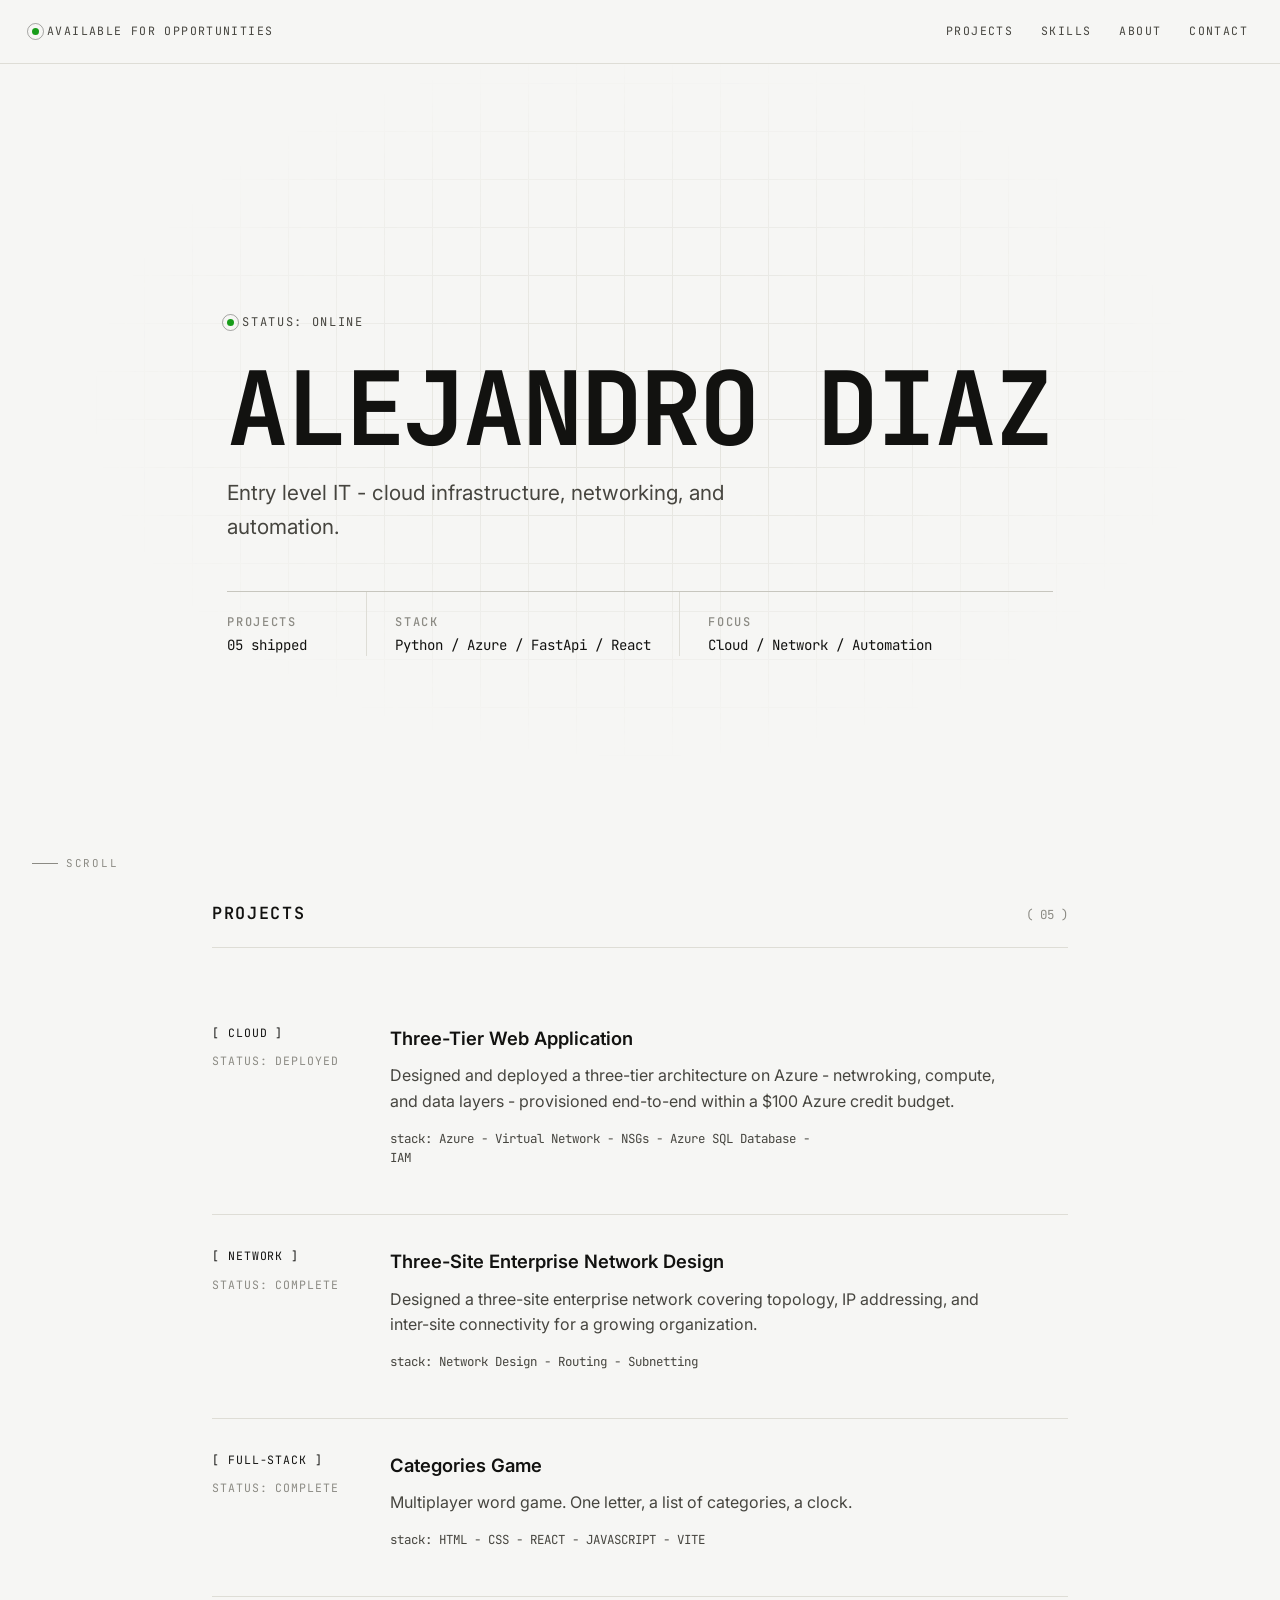
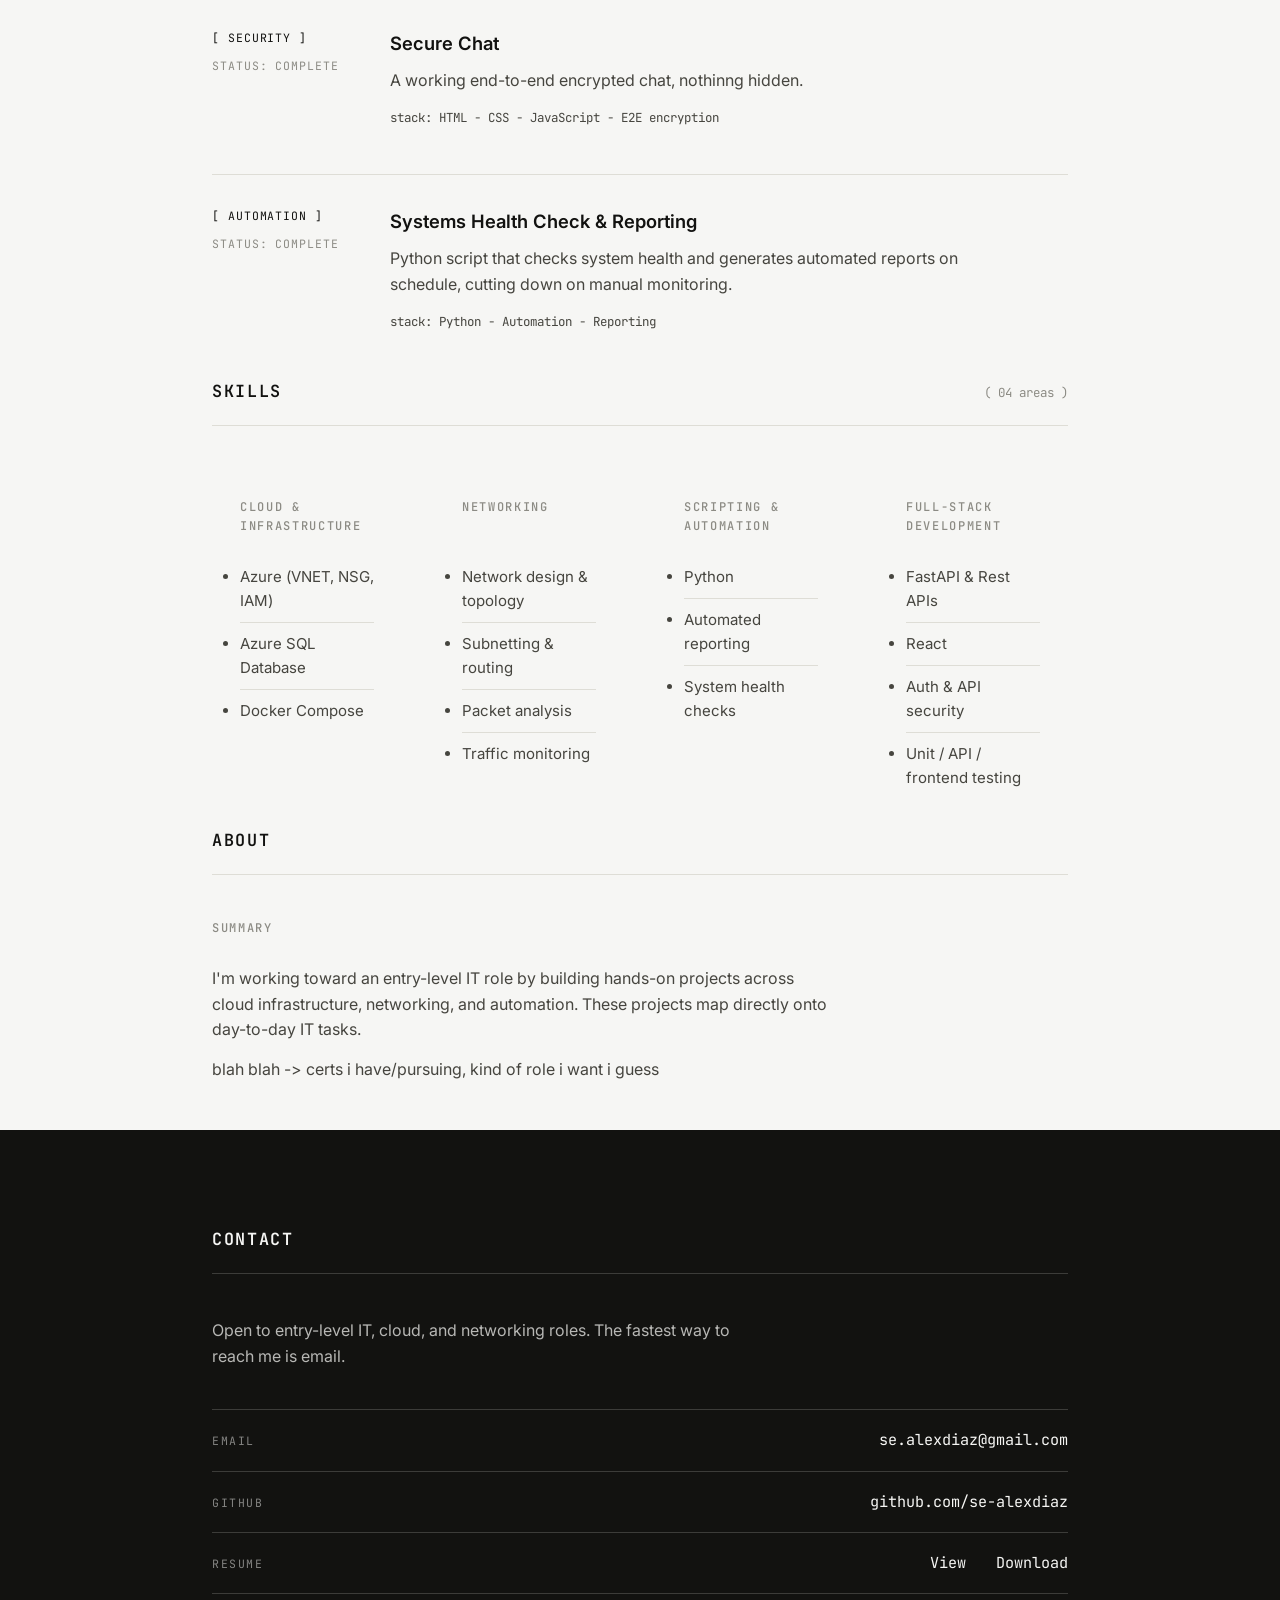
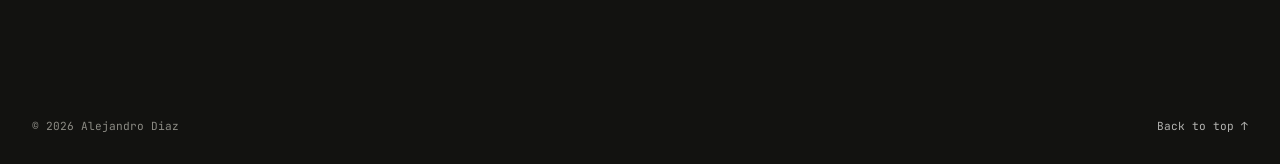
<file: index.html>
<!DOCTYPE html>
<html lang="en">
<head>
    <meta charset="UTF-8">
    <meta name="viewport" content="width=device-width, initial-scale=1.0">
    <title>Alejandro Diaz - Portfolio</title>
    <meta name="description" content="IT / Software portfolio - cloud infrastructure, networking, and automation projects.">    

    <link rel="preconnect" href="https://fonts.googleapis.com">
    <link rel="preconnect" href="https://fonts.gstatic.com" crossorigin>
    <link href="https://fonts.googleapis.com/css2?family=Inter:wght@400;500;600;700&family=JetBrains+Mono:wght@400;500;600;700&display=swap" rel="stylesheet">

    <link rel="stylesheet" type="text/css" href="./index.css">
    
    <script type="text/javascript" src="./index.js" defer></script>

</head>
<body>
    <nav class="nav">

        <div class="nav-status">
            <span class="dot" aria-hidden="true"></span>
            <span class="nav-status-label">Available for opportunities</span>
        </div>

        <div class="nav-links">
            <a href="#projects">Projects</a>
            <a href="#skills">Skills</a>
            <a href="#about">About</a>
            <a href="#contact">Contact</a>
        </div>

    </nav>

    <header class="hero" id="top">

        <div class="hero-grid" aria-hidden="true"></div>

        <div class="wrap hero-inner">

            <div class="hero-badge reveal">

                <span class="dot" aria-hidden="true"> </span>
                Status: Online

            </div>

            <h1 class="reveal">Alejandro Diaz</h1>

            <p class="hero-role reveal">Entry level IT - cloud infrastructure, networking, and automation.</p>

            <div class="readout reveal">

                <div class="readout-item">
                    <span class="eyebrow">Projects</span>
                    <div class="value">05 shipped</div>
                </div>

                <div class="readout-item">
                    <span class="eyebrow">Stack</span>
                    <div class="value">Python / Azure / FastApi / React</div>
                </div>

                <div class="readout-item">
                    <span class="eyebrow">Focus</span>
                    <div class="value">Cloud / Network / Automation</div>
                </div>

            </div>

        </div>

        <div class="scroll-cue"><span class="line"></span> Scroll</div>

    </header>

    <main>

        <section id="projects" class="wrap">

            <div class="section-head reveal">
                <h2>Projects</h2>
                <span class="section-count">( 05 )</span>
            </div>

            <a class="project reveal" href="technical-pages/azure-web-app.html">

                <div class="project-meta">
                    <span class="tag">[ CLOUD ]</span>
                    <div class="status">STATUS: DEPLOYED </div>
                </div>

                <div class="project-body">
                    <h3>Three-Tier Web Application</h3>
                    <p>Designed and deployed a three-tier architecture on Azure - netwroking, compute, and data layers - provisioned
                        end-to-end within a $100 Azure credit budget.
                    </p>
                    <p class="project-stack">stack: Azure - Virtual Network - NSGs - Azure SQL Database - IAM<span></span></p>
                    <span class="project-arrow">&#187;</span>
                </div>

            </a>

            <a class="project reveal" href="technical-pages/cisco-network-design.html">

                <div class="project-meta">
                    <span class="tag">[ NETWORK ]</span>
                    <div class="status">STATUS: COMPLETE</div>
                </div>

                <div class="project-body">
                    <h3>Three-Site Enterprise Network Design</h3>
                    <p>Designed a three-site enterprise network covering topology, IP addressing, and inter-site connectivity for a growing organization.</p>
                    <p class="project-stack">stack: Network Design - Routing - Subnetting<span></span></p>
                    <span class="project-arrow">&#187;</span>
                </div>

            </a>

             <a class="project reveal" href="technical-pages/categories-games.html">

                <div class="project-meta">
                    <span class="tag">[ FULL-STACK ]</span>
                    <div class="status">STATUS: COMPLETE</div>
                </div>

                <div class="project-body">
                    <h3>Categories Game</h3>
                    <p>Multiplayer word game. One letter, a list of categories, a clock.</p>
                    <p class="project-stack">stack: HTML - CSS - REACT - JAVASCRIPT - VITE<span></span></p>
                    <span class="project-arrow">&#187;</span>
                </div>

            </a>

            <a class="project reveal" href="technical-pages/secure-chat.html">
                <div class="project-meta">
                    <span class="tag">[ SECURITY ]</span>
                    <div class="status">STATUS: COMPLETE</div>
                </div>

                <div class="project-body">
                    <h3>Secure Chat</h3>
                    <p>A working end-to-end encrypted chat, nothinng hidden.</p>
                    <p class="project-stack">stack: HTML - CSS - JavaScript - E2E encryption<span></span></p>
                    <span class="project-arrow">&#187;</span>
                </div>

            </a>

            <a class="project reveal" href="technical-pages/health-check-script.html">
                <div class="project-meta">
                    <span class="tag">[ AUTOMATION ]</span>
                    <div class="status">STATUS: COMPLETE</div>
                </div>

                <div class="project-body">
                    <h3>Systems Health Check & Reporting</h3>
                    <p>Python script that checks system health and generates automated reports on schedule, cutting down on manual monitoring.</p>
                    <p class="project-stack">stack: Python - Automation - Reporting<span></span></p>
                    <span class="project-arrow">&#187;</span>
                </div>

            </a>


        </section>

        <section id="skills" class="wrap">

            <div class="section-head reveal">
                <h2>Skills</h2>
                <span class="section-count">( 04 areas )</span>
            </div>

            <div class="skills-grid reveal">

                <div class="skill-group ">
                    <span class="eyebrow">Cloud &amp; Infrastructure</span>
                    <ul>
                        <li>Azure (VNET, NSG, IAM)</li>
                        <li>Azure SQL Database</li>
                        <li>Docker Compose</li>
                    </ul>

                </div>

                <div class="skill-group">
                    <span class="eyebrow">Networking</span>
                    <ul>
                        <li>Network design &amp; topology</li>
                        <li>Subnetting &amp; routing</li>
                        <li>Packet analysis</li>
                        <li>Traffic monitoring</li>
                    </ul>

                </div>

                <div class="skill-group">
                    <span class="eyebrow">Scripting &amp; Automation</span>
                    <ul>
                        <li>Python</li>
                        <li>Automated reporting</li>
                        <li>System health checks</li>
                    </ul>

                </div>

                <div class="skill-group">
                    <span class="eyebrow">Full-Stack Development</span>
                    <ul>
                        <li>FastAPI &amp; Rest APIs</li>
                        <li>React</li>
                        <li>Auth &amp; API security</li>
                        <li>Unit / API / frontend testing</li>
                    </ul>

                </div>

            </div>
        </section>

        <section id="about" class="wrap">

            <div class="section-head reveal ">
                <h2>About</h2>
            </div>

            <div class="about-grid reveal">
                <span class="eyebrow ">Summary</span>
                <div class=" " >
                    <p>I'm working toward an entry-level IT role by building hands-on projects across
                        cloud infrastructure, networking, and automation. These projects map directly onto
                        day-to-day IT tasks.
                    </p>
                    <p>blah blah -> certs i have/pursuing, kind of role i want i guess</p>
                </div>
            </div>
        </section>

    </main>

    <section id="contact" class="contact ">

        <div class="wrap">
            
            <div class="section-head reveal">
                <h2>Contact</h2>
            </div>

            <p class="contact-intro reveal">Open to entry-level IT, cloud,  and networking roles. The fastest way to reach me is email.</p>

            <div class="contact-links reveal">

                <a class="contact-link" href="mailto:se.alexdiaz@gmail.com">
                    <span class="label">Email</span>
                    <span class="value">se.alexdiaz@gmail.com</span>
                </a>
                
                <a class="contact-link" href="https://github.com/se-alexdiaz" target="_blank" rel="noopener">
                    <span class="label">GitHub</span>
                    <span class="value">github.com/se-alexdiaz</span>
                </a>

                <!-- <a class="contact-link" href="">
                    <span class="label">LinkdIn</span>
                    <span class="value">linkedin.com/</span>
                </a> -->

                <div class="contact-link">

                    <span class="label">Resume</span>

                    <div class="resume-actions">
                        <a 
                            href="assets/Alejandro Diaz - IT.pdf"
                            target="_blank"
                            rel="nonopener noreferrer"
                        >

                                <span class="">View</span>

                        </a>

                        <a 
                            href="assets/Alejandro Diaz - IT.pdf"
                            download="Alejandro-Diaz-Resume"
                        >

                            <span class="">Download</span>
                            
                        </a>
                    </div>
                </div>

            </div>
        </div>

    </section>

    <footer>
        <span>© 2026 Alejandro Diaz</span>
        <a href="#top">Back to top ↑</a>
    </footer>


</body>
</html>
</file>
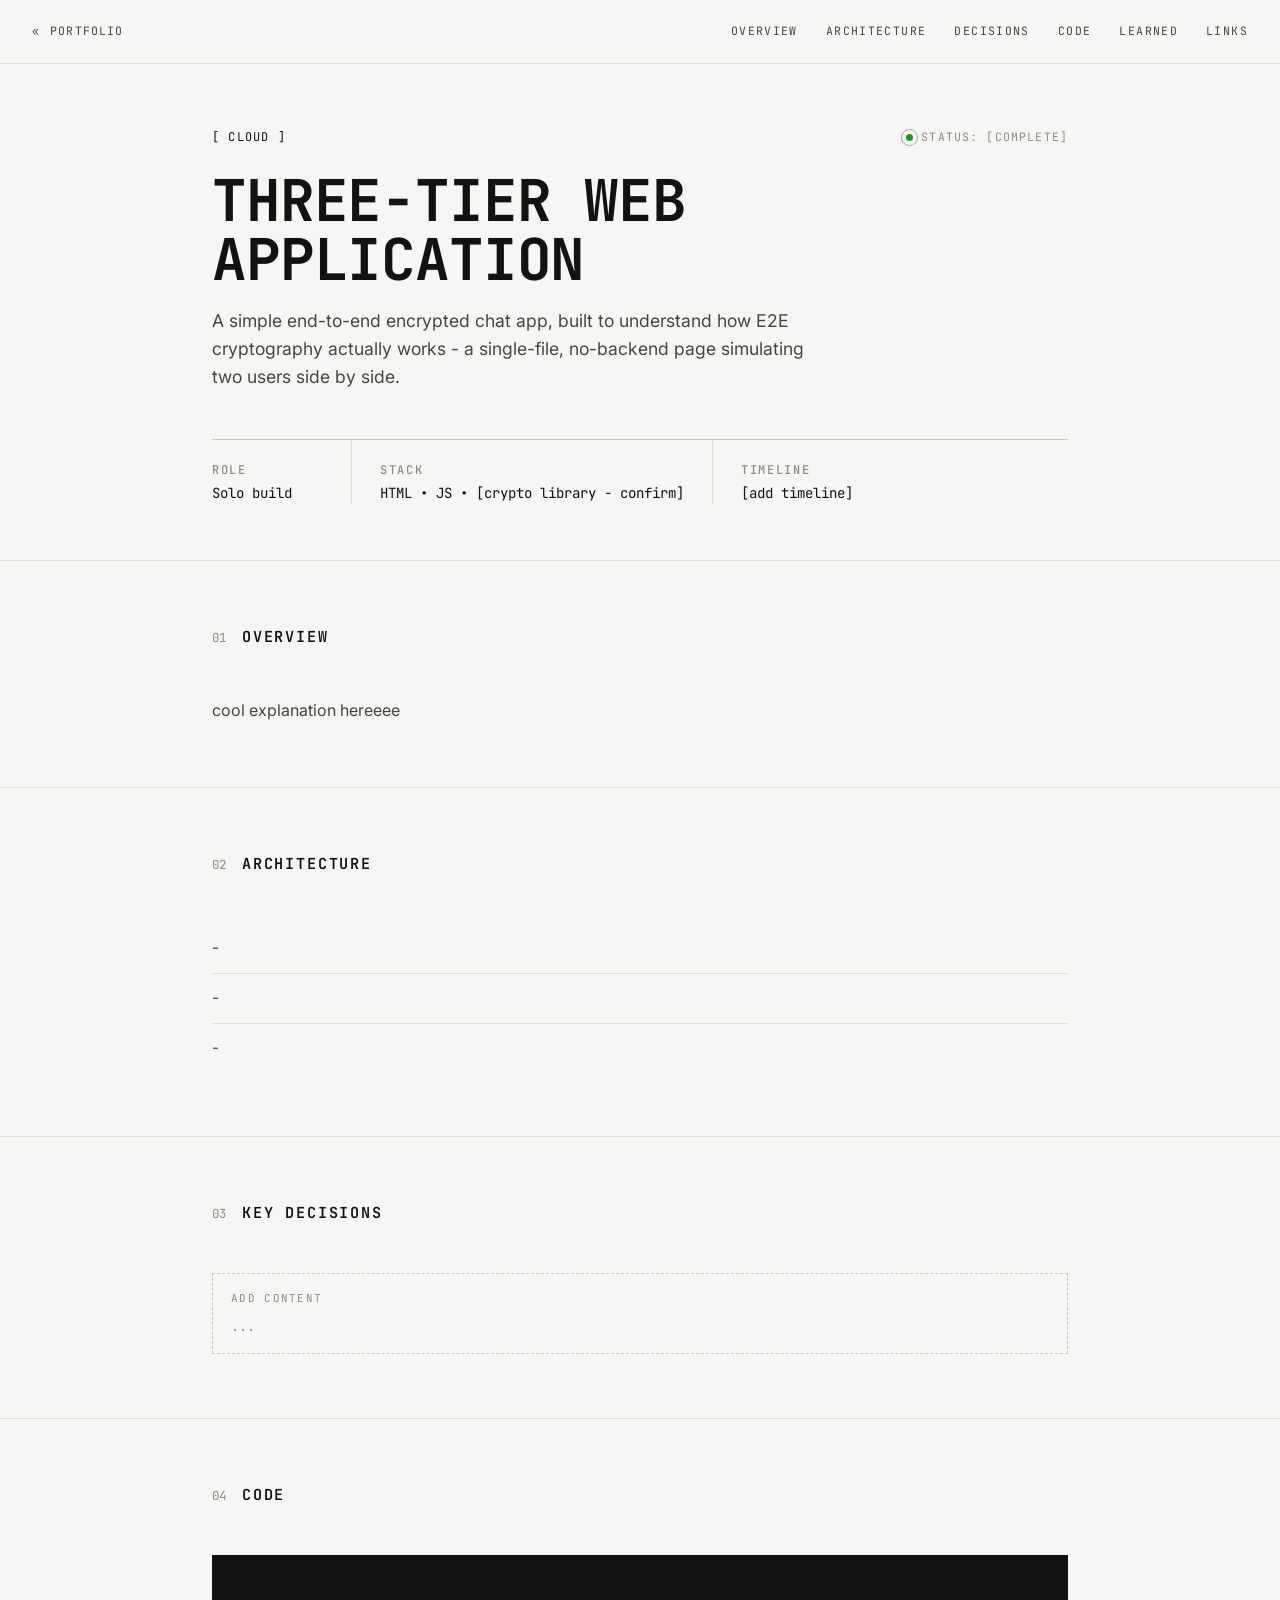
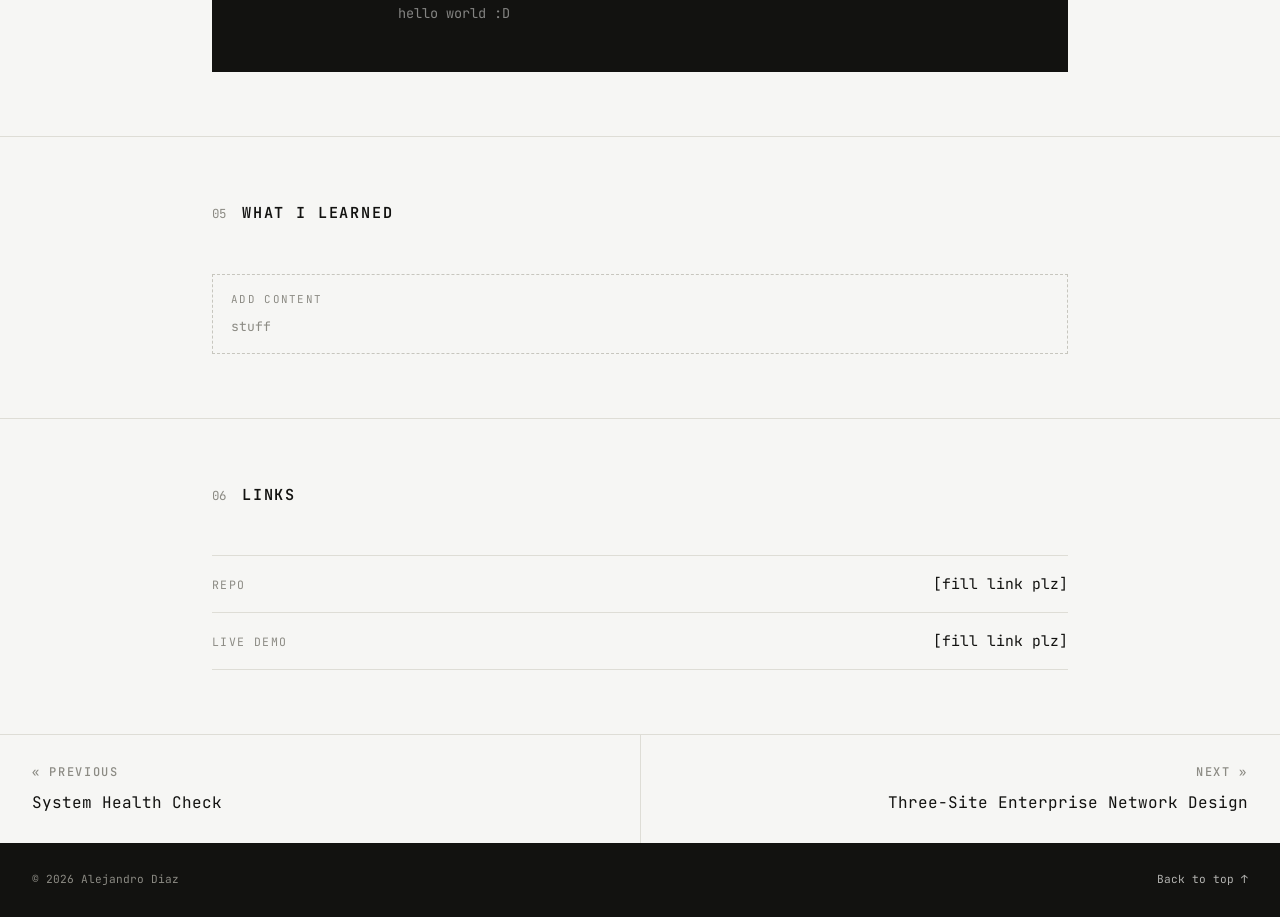
<file: technical-pages/azure-web-app.html>
<!DOCTYPE html>
<html lang="en">
<head>
    <meta charset="UTF-8">
    <meta name="viewport" content="width=device-width, initial-scale=1.0">
    <title>Secure Chat</title>
    <meta name="description" content="IT / Software portfolio - cloud infrastructure, networking, and automation projects.">    

    <link rel="preconnect" href="https://fonts.googleapis.com">
    <link rel="preconnect" href="https://fonts.gstatic.com" crossorigin>
    <link href="https://fonts.googleapis.com/css2?family=Inter:wght@400;500;600;700&family=JetBrains+Mono:wght@400;500;600;700&display=swap" rel="stylesheet">

    <link rel="stylesheet" type="text/css" href="../index.css">
    
    <script type="text/javascript" src="../index.js" defer></script>

</head>

<body>
    
    <nav class="nav">

        <a class="nav-back" href="../index.html#projects"><span class="arrow">&#171;</span> Portfolio</a>

        <div class="nav-links">

            <a href="#overview">Overview</a>
            <a href="#architecture">Architecture</a>
            <a href="#decisions">Decisions</a>
            <a href="#code">Code</a>
            <a href="#learned">Learned</a>
            <a href="#links">Links</a>

        </div>

    </nav>

    <header class="detail-hero" id="top">

        <div class="wrap">

            <div class="hero-top-row reveal">
                <span class="tag-pill">[ Cloud ]</span>
                <span class="status-pill"><span class="dot"></span> Status: [Complete]</span>
            </div>

            <h1 class="reveal">Three-Tier Web Application</h1>

            <p class="dek reveal">A simple end-to-end encrypted chat app, built to understand how E2E cryptography 
                actually works - a single-file, no-backend page simulating two users side by side.
            </p>
            
            <div class="readout revea">

                <div class="readout-item">
                    <span class="eyebrow">Role</span>
                    <div class="value" >Solo build</div>
                </div>

                <div class="readout-item">
                    <span class="eyebrow">Stack</span>
                    <div class="value">HTML • JS • [crypto library - confirm]</div>
                </div>

                <div class="readout-item">
                    <span class="eyebrow">Timeline</span>
                    <div class="value"> [add timeline]</div>
                </div>

            </div>

        </div>

    </header>
    
    <main>

        <section class="detail-section" id="overview">

            <div class="wrap">

                <div class="section-head reveal"><span class="section-num">01</span><h2>Overview</h2></div>
                
                <div class=" reveal">
                    <p>cool explanation hereeee</p>
                </div>

            </div>

        </section>

        <section class="detail-section" id="architecture">

            <div class="wrap">

                <div class="section-head reveal"><span class="section-num">02</span><h2>Architecture</h2></div>
                
                <ul class="spec-list reveal">
                    <li><strong></strong> - </li>
                    <li><strong></strong> - </li>
                    <li><strong></strong> - </li>
                </ul>

            </div>

        </section>

        <section class="detail-section" id="decisions">
            
            <div class="wrap">
            
                <div class="section-head reveal"><span class="section-num">03</span><h2>Key Decisions</h2></div>
                
                <div class="note-box reveal">
                    <span class="note-label">Add content</span>
                    ...
                </div>
           
            </div>

        </section>

        <section class="detail-section" id="code">
            
            <div class="wrap">
            
                <div class="section-head reveal"><span class="section-num">04</span><h2>Code</h2></div>

                <div class="code-block reveal">
                    <span class="comment">hello world :D</span>
                </div>
           
            </div>

        </section>

        <section class="detail-section" id="learned">
            
            <div class="wrap">
            
                <div class="section-head reveal"><span class="section-num">05</span><h2>What I learned</h2></div>
                
                <div class="note-box reveal">
                    <span class="note-label">Add content</span>
                    stuff
                </div>
           
            </div>

        </section>

        <section class="detail-section" id="links">
            
            <div class="wrap">
            
                <div class="section-head reveal"><span class="section-num">06</span><h2>Links</h2></div>

                <ul class="links-list reveal">

                    <li class="link-row"><span class="label">Repo</span><span class="value">[fill link plz]</span></li>

                    <li class="link-row"><span class="label">Live Demo</span><span class="value">[fill link plz]</span></li>

                </ul>
           
            </div>

        </section>

    </main>

    <div class="project-switcher">

        <a class="switcher-link prev" href="health-check-script.html">
            <span class="eyebrow">&#171; Previous</span>
            <span class="name">System Health Check</span>
        </a>
        
        <a class="switcher-link next" href="cisco-network-design.html">
            <span class="eyebrow">Next &#187;</span>
            <span class="name">Three-Site Enterprise Network Design</span>
        </a>

    </div>

    <footer>
        <span>© 2026 Alejandro Diaz</span>
        <a href="#top">Back to top ↑</a>
    </footer>

</body>
</file>
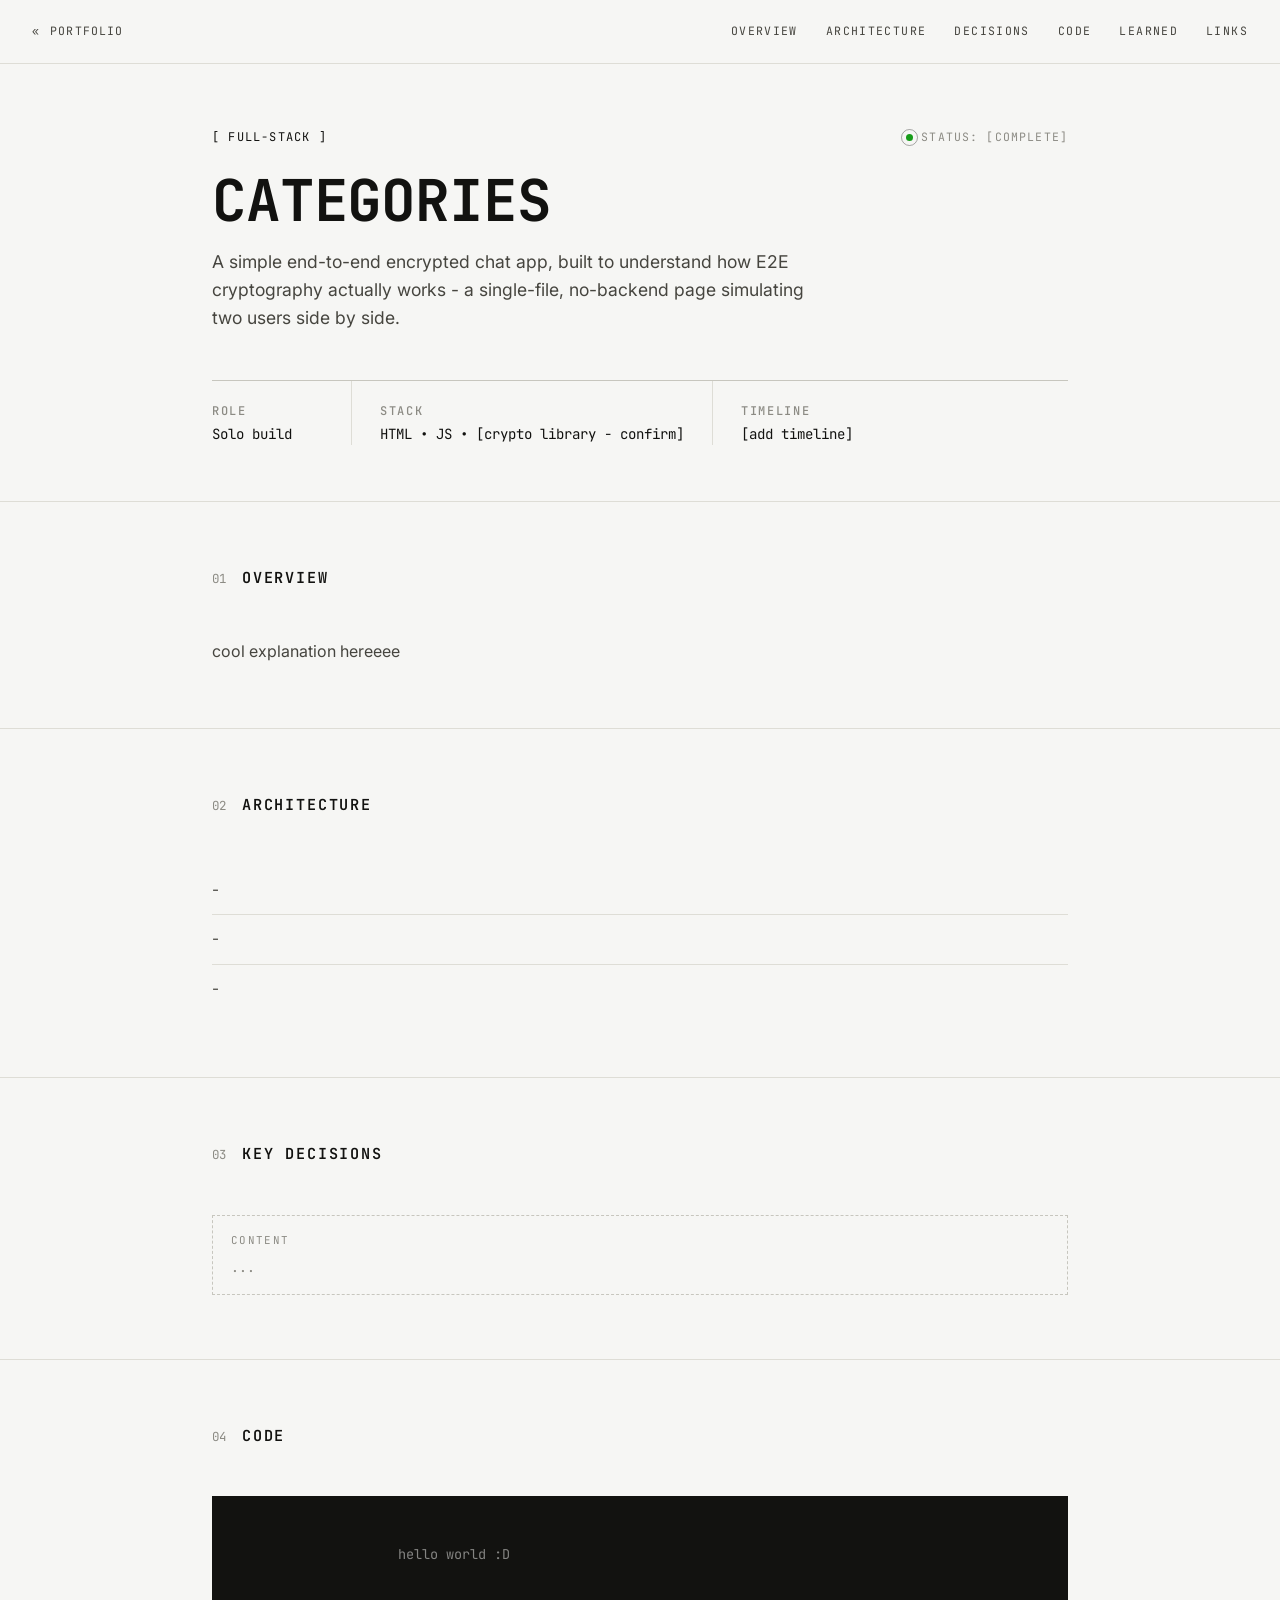
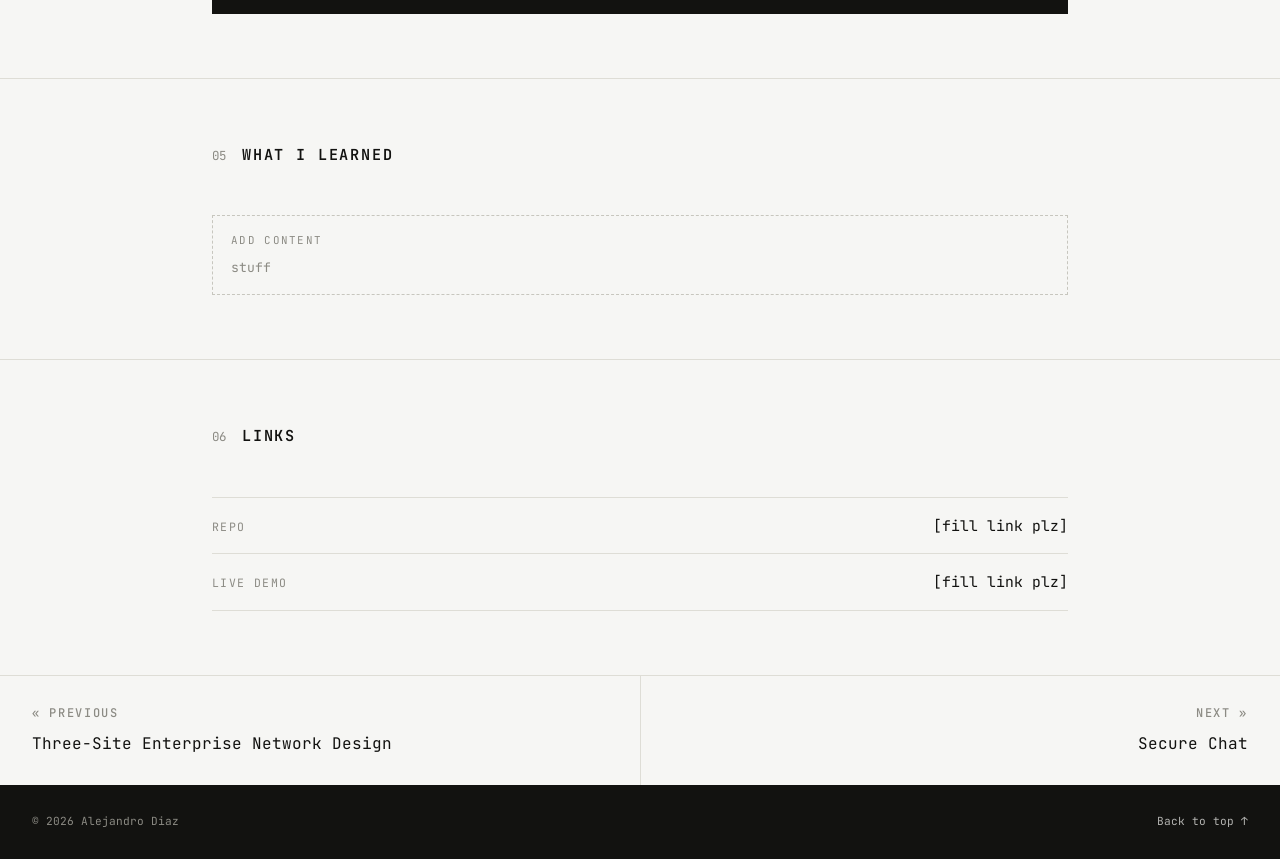
<file: technical-pages/categories-games.html>
<!DOCTYPE html>
<html lang="en">
<head>
    <meta charset="UTF-8">
    <meta name="viewport" content="width=device-width, initial-scale=1.0">
    <title>Secure Chat</title>
    <meta name="description" content="IT / Software portfolio - cloud infrastructure, networking, and automation projects.">    

    <link rel="preconnect" href="https://fonts.googleapis.com">
    <link rel="preconnect" href="https://fonts.gstatic.com" crossorigin>
    <link href="https://fonts.googleapis.com/css2?family=Inter:wght@400;500;600;700&family=JetBrains+Mono:wght@400;500;600;700&display=swap" rel="stylesheet">

    <link rel="stylesheet" type="text/css" href="../index.css">
    
    <script type="text/javascript" src="../index.js" defer></script>

</head>

<body>
    
    <nav class="nav">

        <a class="nav-back" href="../index.html#projects"><span class="arrow">&#171;</span> Portfolio</a>

        <div class="nav-links">

            <a href="#overview">Overview</a>
            <a href="#architecture">Architecture</a>
            <a href="#decisions">Decisions</a>
            <a href="#code">Code</a>
            <a href="#learned">Learned</a>
            <a href="#links">Links</a>

        </div>

    </nav>

    <header class="detail-hero" id="top">

        <div class="wrap">

            <div class="hero-top-row reveal">
                <span class="tag-pill">[ FULL-STACK ]</span>
                <span class="status-pill"><span class="dot"></span> Status: [Complete]</span>
            </div>

            <h1 class="reveal">Categories</h1>

            <p class="dek reveal">A simple end-to-end encrypted chat app, built to understand how E2E cryptography 
                actually works - a single-file, no-backend page simulating two users side by side.
            </p>
            
            <div class="readout revea">

                <div class="readout-item">
                    <span class="eyebrow">Role</span>
                    <div class="value" >Solo build</div>
                </div>

                <div class="readout-item">
                    <span class="eyebrow">Stack</span>
                    <div class="value">HTML • JS • [crypto library - confirm]</div>
                </div>

                <div class="readout-item">
                    <span class="eyebrow">Timeline</span>
                    <div class="value"> [add timeline]</div>
                </div>

            </div>

        </div>

    </header>
    
    <main>

        <section class="detail-section" id="overview">

            <div class="wrap">

                <div class="section-head reveal"><span class="section-num">01</span><h2>Overview</h2></div>
                
                <div class=" reveal">
                    <p>cool explanation hereeee</p>
                </div>

            </div>

        </section>

        <section class="detail-section" id="architecture">

            <div class="wrap">

                <div class="section-head reveal"><span class="section-num">02</span><h2>Architecture</h2></div>
                
                <ul class="spec-list reveal">
                    <li><strong></strong> - </li>
                    <li><strong></strong> - </li>
                    <li><strong></strong> - </li>
                </ul>

            </div>

        </section>

        <section class="detail-section" id="decisions">
            
            <div class="wrap">
            
                <div class="section-head reveal"><span class="section-num">03</span><h2>Key Decisions</h2></div>
                
                <div class="note-box reveal">
                    <span class="note-label">content</span>
                    ...
                </div>
           
            </div>

        </section>

        <section class="detail-section" id="code">
            
            <div class="wrap">
            
                <div class="section-head reveal"><span class="section-num">04</span><h2>Code</h2></div>

                <div class="code-block reveal">
                    <span class="comment">hello world :D</span>
                </div>
           
            </div>

        </section>

        <section class="detail-section" id="learned">
            
            <div class="wrap">
            
                <div class="section-head reveal"><span class="section-num">05</span><h2>What I learned</h2></div>
                
                <div class="note-box reveal">
                    <span class="note-label">Add content</span>
                    stuff
                </div>
           
            </div>

        </section>

        <section class="detail-section" id="links">
            
            <div class="wrap">
            
                <div class="section-head reveal"><span class="section-num">06</span><h2>Links</h2></div>

                <ul class="links-list reveal">

                    <li class="link-row"><span class="label">Repo</span><span class="value">[fill link plz]</span></li>

                    <li class="link-row"><span class="label">Live Demo</span><span class="value">[fill link plz]</span></li>

                </ul>
           
            </div>

        </section>

    </main>

    <div class="project-switcher">

        <a class="switcher-link prev" href="cisco-network-design.html">
            <span class="eyebrow">&#171; Previous</span>
            <span class="name">Three-Site Enterprise Network Design</span>
        </a>
        
        <a class="switcher-link next" href="secure-chat.html">
            <span class="eyebrow">Next &#187;</span>
            <span class="name">Secure Chat</span>
        </a>

    </div>

    <footer>
        <span>© 2026 Alejandro Diaz</span>
        <a href="#top">Back to top ↑</a>
    </footer>

</body>
</file>
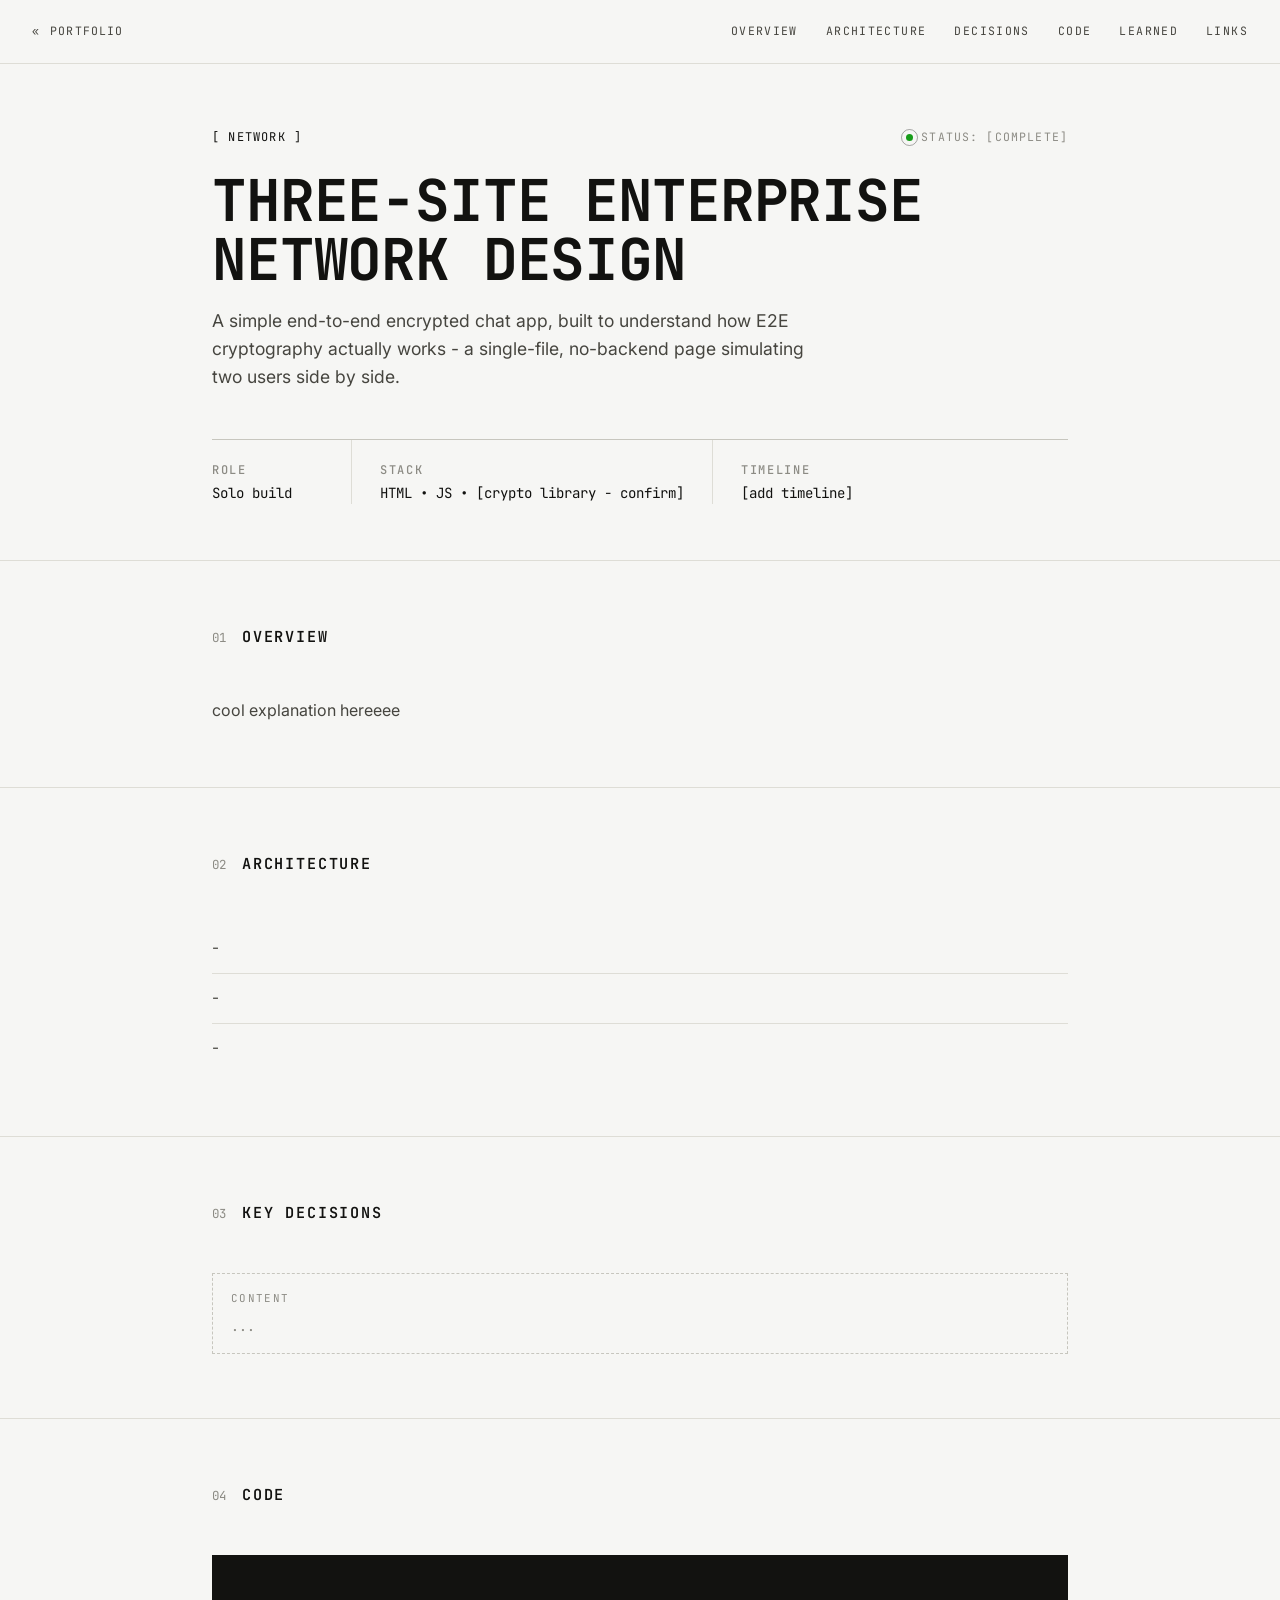
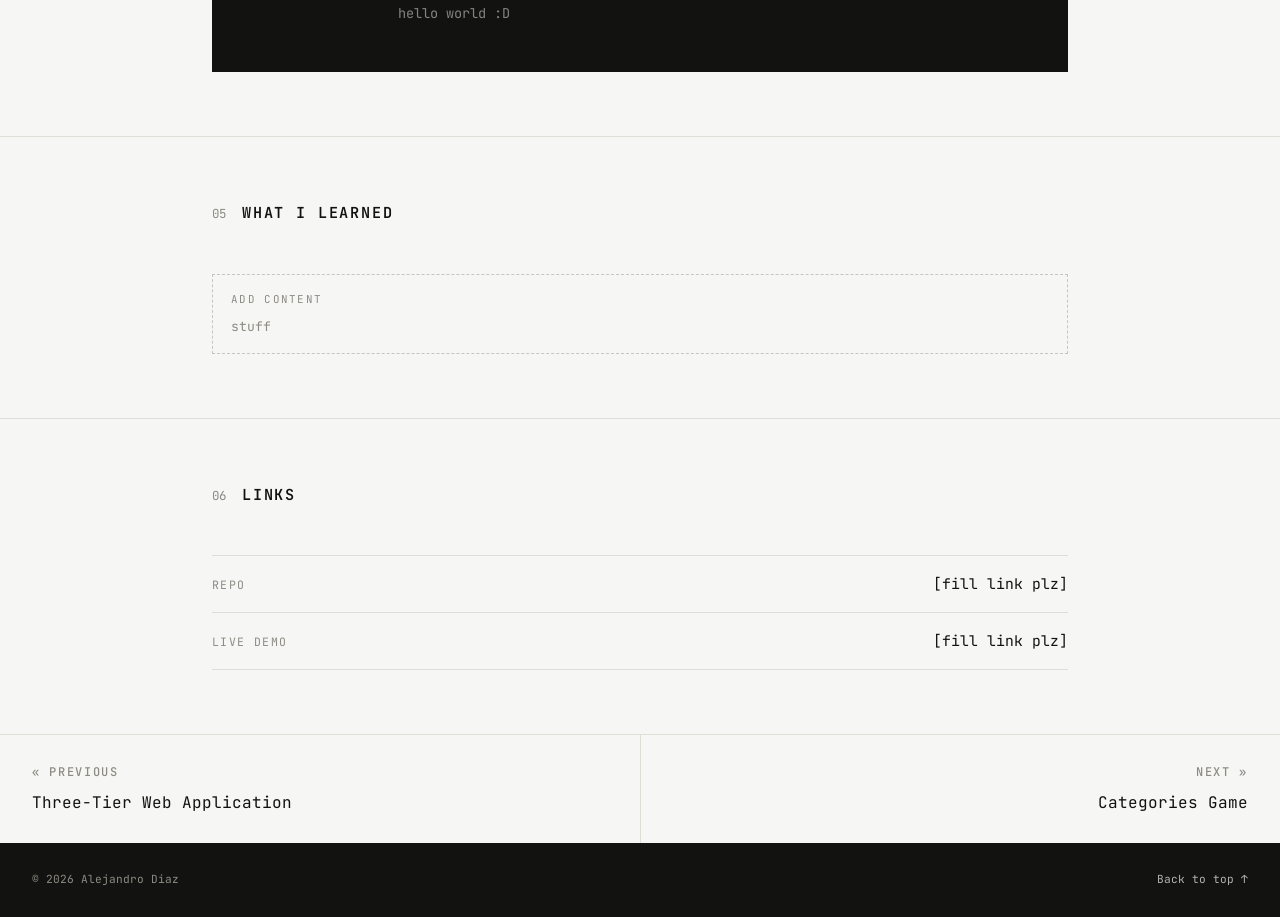
<file: technical-pages/cisco-network-design.html>
<!DOCTYPE html>
<html lang="en">
<head>
    <meta charset="UTF-8">
    <meta name="viewport" content="width=device-width, initial-scale=1.0">
    <title>Secure Chat</title>
    <meta name="description" content="IT / Software portfolio - cloud infrastructure, networking, and automation projects.">    

    <link rel="preconnect" href="https://fonts.googleapis.com">
    <link rel="preconnect" href="https://fonts.gstatic.com" crossorigin>
    <link href="https://fonts.googleapis.com/css2?family=Inter:wght@400;500;600;700&family=JetBrains+Mono:wght@400;500;600;700&display=swap" rel="stylesheet">

    <link rel="stylesheet" type="text/css" href="../index.css">
    
    <script type="text/javascript" src="../index.js" defer></script>

</head>

<body>
    
    <nav class="nav">

        <a class="nav-back" href="../index.html#projects"><span class="arrow">&#171;</span> Portfolio</a>

        <div class="nav-links">

            <a href="#overview">Overview</a>
            <a href="#architecture">Architecture</a>
            <a href="#decisions">Decisions</a>
            <a href="#code">Code</a>
            <a href="#learned">Learned</a>
            <a href="#links">Links</a>

        </div>

    </nav>

    <header class="detail-hero" id="top">

        <div class="wrap">

            <div class="hero-top-row reveal">
                <span class="tag-pill">[ Network ]</span>
                <span class="status-pill"><span class="dot"></span> Status: [Complete]</span>
            </div>

            <h1 class="reveal">Three-Site Enterprise Network Design</h1>

            <p class="dek reveal">A simple end-to-end encrypted chat app, built to understand how E2E cryptography 
                actually works - a single-file, no-backend page simulating two users side by side.
            </p>
            
            <div class="readout revea">

                <div class="readout-item">
                    <span class="eyebrow">Role</span>
                    <div class="value" >Solo build</div>
                </div>

                <div class="readout-item">
                    <span class="eyebrow">Stack</span>
                    <div class="value">HTML • JS • [crypto library - confirm]</div>
                </div>

                <div class="readout-item">
                    <span class="eyebrow">Timeline</span>
                    <div class="value"> [add timeline]</div>
                </div>

            </div>

        </div>

    </header>
    
    <main>

        <section class="detail-section" id="overview">

            <div class="wrap">

                <div class="section-head reveal"><span class="section-num">01</span><h2>Overview</h2></div>
                
                <div class=" reveal">
                    <p>cool explanation hereeee</p>
                </div>

            </div>

        </section>

        <section class="detail-section" id="architecture">

            <div class="wrap">

                <div class="section-head reveal"><span class="section-num">02</span><h2>Architecture</h2></div>
                
                <ul class="spec-list reveal">
                    <li><strong></strong> - </li>
                    <li><strong></strong> - </li>
                    <li><strong></strong> - </li>
                </ul>

            </div>

        </section>

        <section class="detail-section" id="decisions">
            
            <div class="wrap">
            
                <div class="section-head reveal"><span class="section-num">03</span><h2>Key Decisions</h2></div>
                
                <div class="note-box reveal">
                    <span class="note-label">content</span>
                    ...
                </div>
           
            </div>

        </section>

        <section class="detail-section" id="code">
            
            <div class="wrap">
            
                <div class="section-head reveal"><span class="section-num">04</span><h2>Code</h2></div>

                <div class="code-block reveal">
                    <span class="comment">hello world :D</span>
                </div>
           
            </div>

        </section>

        <section class="detail-section" id="learned">
            
            <div class="wrap">
            
                <div class="section-head reveal"><span class="section-num">05</span><h2>What I learned</h2></div>
                
                <div class="note-box reveal">
                    <span class="note-label">Add content</span>
                    stuff
                </div>
           
            </div>

        </section>

        <section class="detail-section" id="links">
            
            <div class="wrap">
            
                <div class="section-head reveal"><span class="section-num">06</span><h2>Links</h2></div>

                <ul class="links-list reveal">

                    <li class="link-row"><span class="label">Repo</span><span class="value">[fill link plz]</span></li>

                    <li class="link-row"><span class="label">Live Demo</span><span class="value">[fill link plz]</span></li>

                </ul>
           
            </div>

        </section>

    </main>

    <div class="project-switcher">

        <a class="switcher-link prev" href="azure-web-app.html">
            <span class="eyebrow">&#171; Previous</span>
            <span class="name">Three-Tier Web Application</span>
        </a>
        
        <a class="switcher-link next" href="categories-games.html">
            <span class="eyebrow">Next &#187;</span>
            <span class="name">Categories Game</span>
        </a>

    </div>

    <footer>
        <span>© 2026 Alejandro Diaz</span>
        <a href="#top">Back to top ↑</a>
    </footer>

</body>
</file>
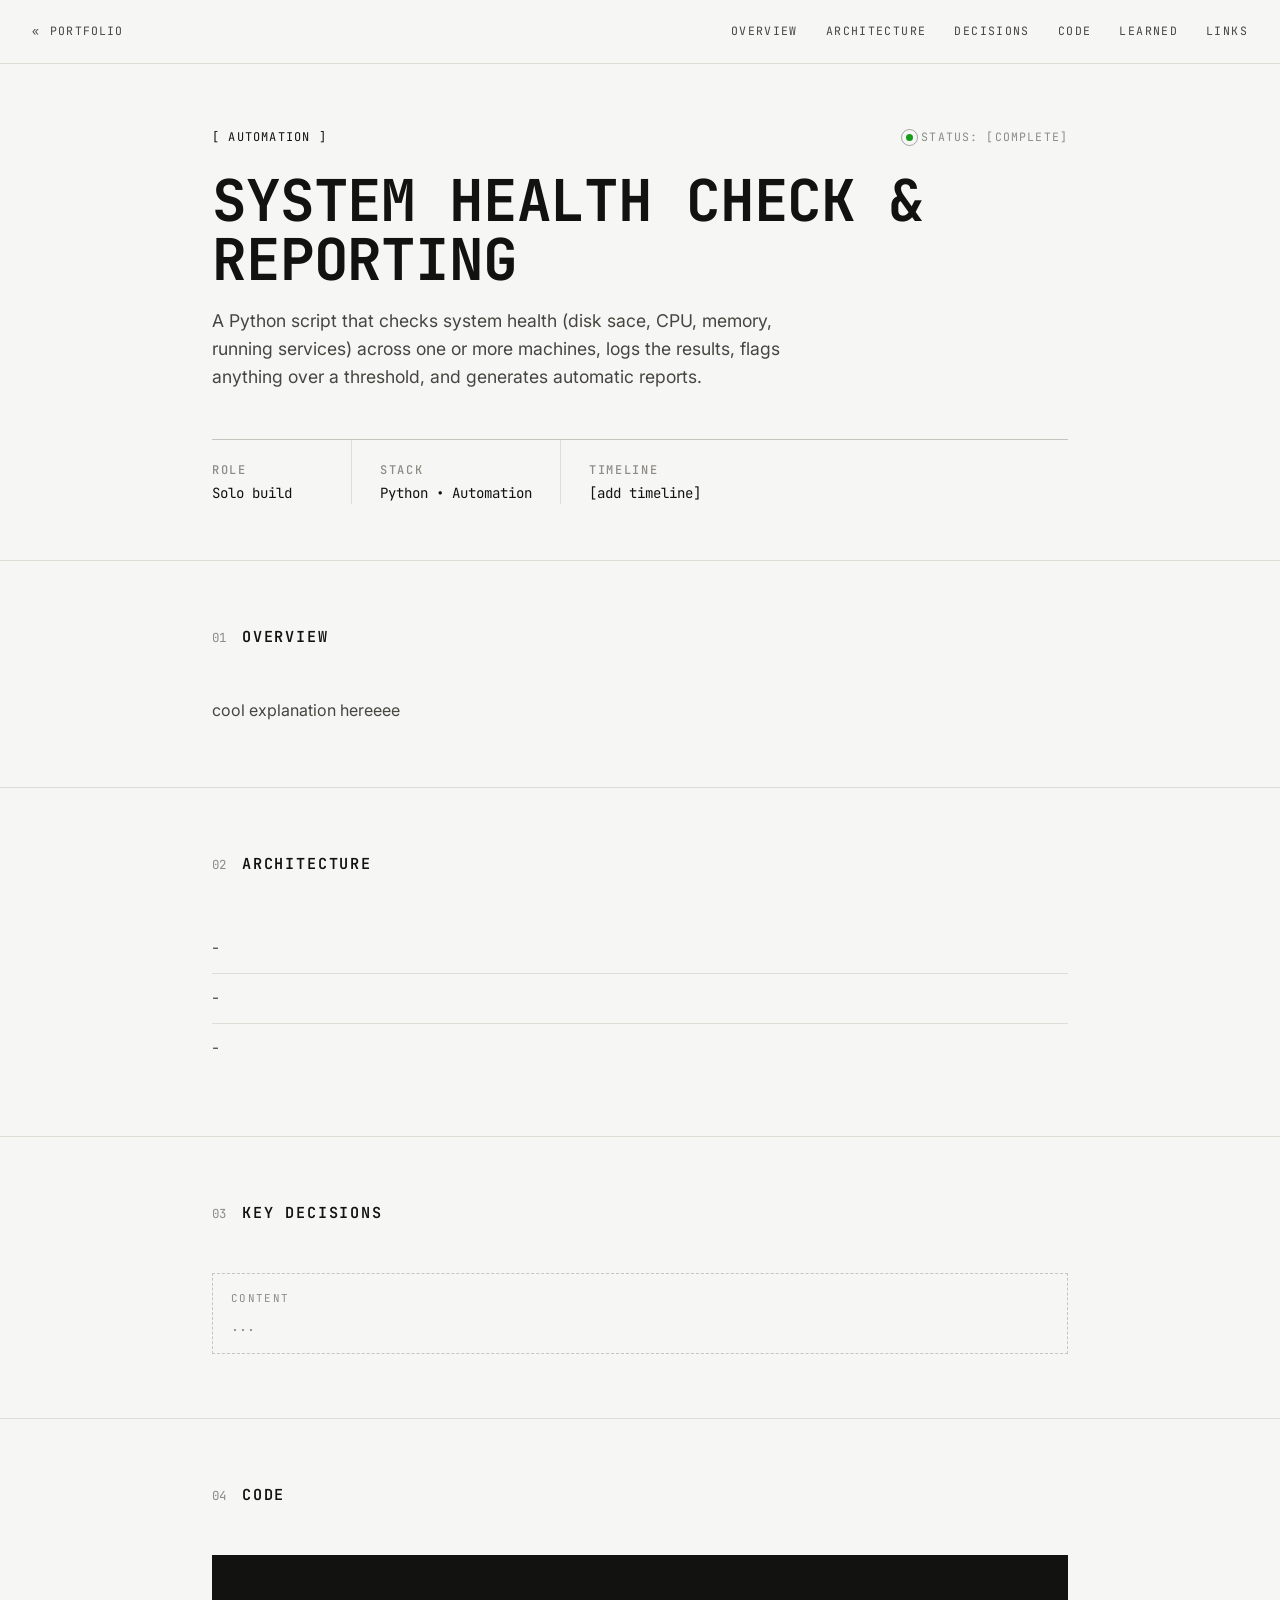
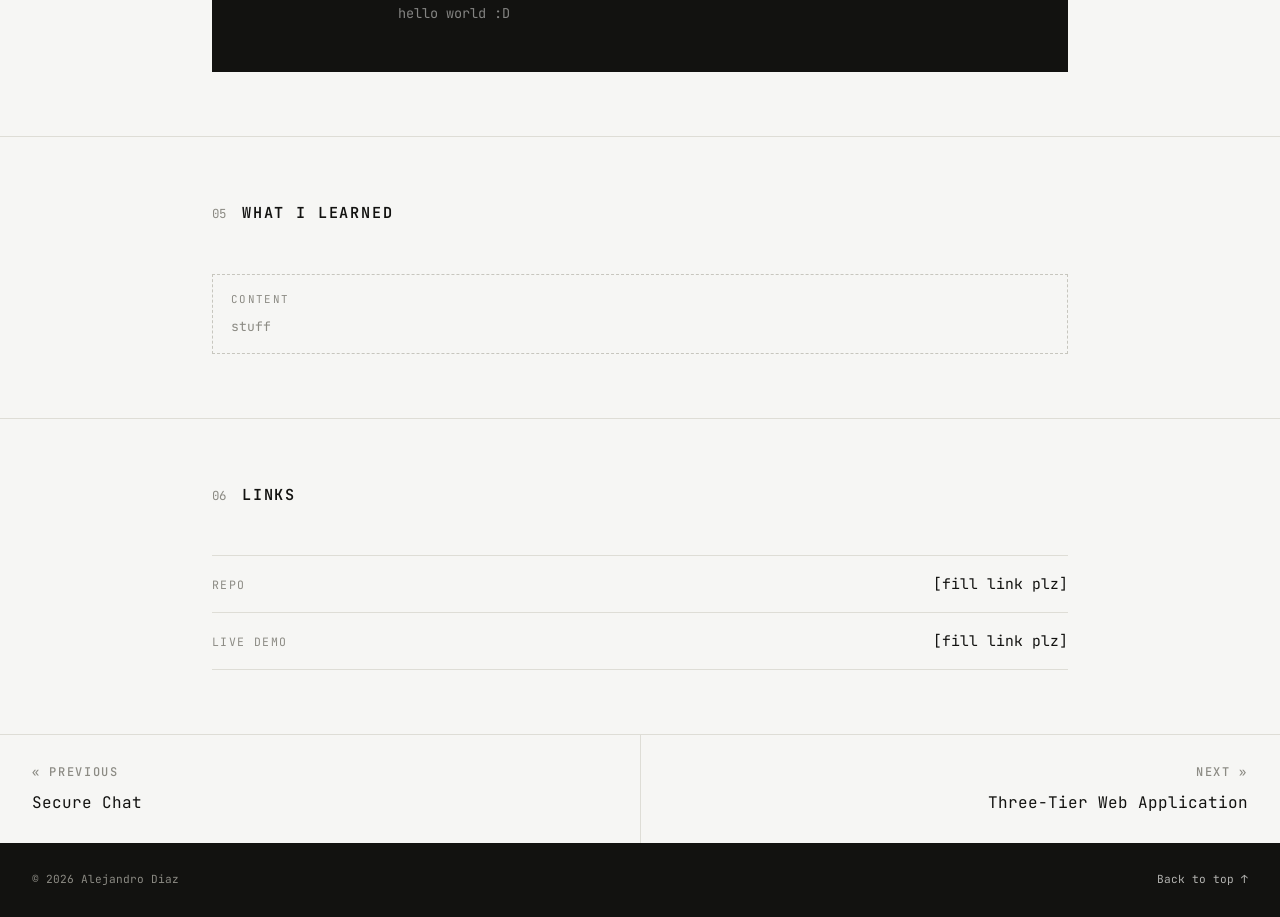
<file: technical-pages/health-check-script.html>
<!DOCTYPE html>
<html lang="en">
<head>
    <meta charset="UTF-8">
    <meta name="viewport" content="width=device-width, initial-scale=1.0">
    <title>Secure Chat</title>
    <meta name="description" content="IT / Software portfolio - cloud infrastructure, networking, and automation projects.">    

    <link rel="preconnect" href="https://fonts.googleapis.com">
    <link rel="preconnect" href="https://fonts.gstatic.com" crossorigin>
    <link href="https://fonts.googleapis.com/css2?family=Inter:wght@400;500;600;700&family=JetBrains+Mono:wght@400;500;600;700&display=swap" rel="stylesheet">

    <link rel="stylesheet" type="text/css" href="../index.css">
    
    <script type="text/javascript" src="../index.js" defer></script>

</head>

<body>
    
    <nav class="nav">

        <a class="nav-back" href="../index.html#projects"><span class="arrow">&#171;</span> Portfolio</a>

        <div class="nav-links">

            <a href="#overview">Overview</a>
            <a href="#architecture">Architecture</a>
            <a href="#decisions">Decisions</a>
            <a href="#code">Code</a>
            <a href="#learned">Learned</a>
            <a href="#links">Links</a>

        </div>

    </nav>

    <header class="detail-hero" id="top">

        <div class="wrap">

            <div class="hero-top-row reveal">
                <span class="tag-pill">[ Automation ]</span>
                <span class="status-pill"><span class="dot"></span> Status: [Complete]</span>
            </div>

            <h1 class="reveal">System Health Check &amp; Reporting</h1>

            <p class="dek reveal">
                A Python script that checks system health (disk sace, CPU, memory, running services)
                across one or more machines, logs the results, flags anything over a threshold, and generates automatic
                reports. 
            </p>
            
            <div class="readout reveal">

                <div class="readout-item">
                    <span class="eyebrow">Role</span>
                    <div class="value" >Solo build</div>
                </div>

                <div class="readout-item">
                    <span class="eyebrow">Stack</span>
                    <div class="value">Python • Automation</div>
                </div>

                <div class="readout-item">
                    <span class="eyebrow">Timeline</span>
                    <div class="value"> [add timeline]</div>
                </div>

            </div>

        </div>

    </header>
    
    <main>

        <section class="detail-section" id="overview">

            <div class="wrap">

                <div class="section-head reveal"><span class="section-num">01</span><h2>Overview</h2></div>
                
                <div class=" reveal">
                    <p>cool explanation hereeee</p>
                </div>

            </div>

        </section>

        <section class="detail-section" id="architecture">

            <div class="wrap">

                <div class="section-head reveal"><span class="section-num">02</span><h2>Architecture</h2></div>
                
                <ul class="spec-list reveal">
                    <li><strong></strong> - </li>
                    <li><strong></strong> - </li>
                    <li><strong></strong> - </li>
                </ul>

            </div>

        </section>

        <section class="detail-section" id="decisions">
            
            <div class="wrap">
            
                <div class="section-head reveal"><span class="section-num">03</span><h2>Key Decisions</h2></div>
                
                <div class="note-box reveal">
                    <span class="note-label">content</span>
                    ...
                </div>
           
            </div>

        </section>

        <section class="detail-section" id="code">
            
            <div class="wrap">
            
                <div class="section-head reveal"><span class="section-num">04</span><h2>Code</h2></div>

                <div class="code-block reveal">
                    <span class="comment">hello world :D</span>
                </div>
           
            </div>

        </section>

        <section class="detail-section" id="learned">
            
            <div class="wrap">
            
                <div class="section-head reveal"><span class="section-num">05</span><h2>What I learned</h2></div>
                
                <div class="note-box reveal">
                    <span class="note-label">content</span>
                    stuff
                </div>
           
            </div>

        </section>

        <section class="detail-section" id="links">
            
            <div class="wrap">
            
                <div class="section-head reveal"><span class="section-num">06</span><h2>Links</h2></div>

                <ul class="links-list reveal">

                    <li class="link-row"><span class="label">Repo</span><span class="value">[fill link plz]</span></li>

                    <li class="link-row"><span class="label">Live Demo</span><span class="value">[fill link plz]</span></li>

                </ul>
           
            </div>

        </section>

    </main>

    <div class="project-switcher">

        <a class="switcher-link prev" href="secure-chat.html">
            <span class="eyebrow">&#171; Previous</span>
            <span class="name">Secure Chat</span>
        </a>
        
        <a class="switcher-link next" href="azure-web-app.html">
            <span class="eyebrow">Next &#187;</span>
            <span class="name">Three-Tier Web Application</span>
        </a>

    </div>

    <footer>
        <span>© 2026 Alejandro Diaz</span>
        <a href="#top">Back to top ↑</a>
    </footer>

</body>
</file>
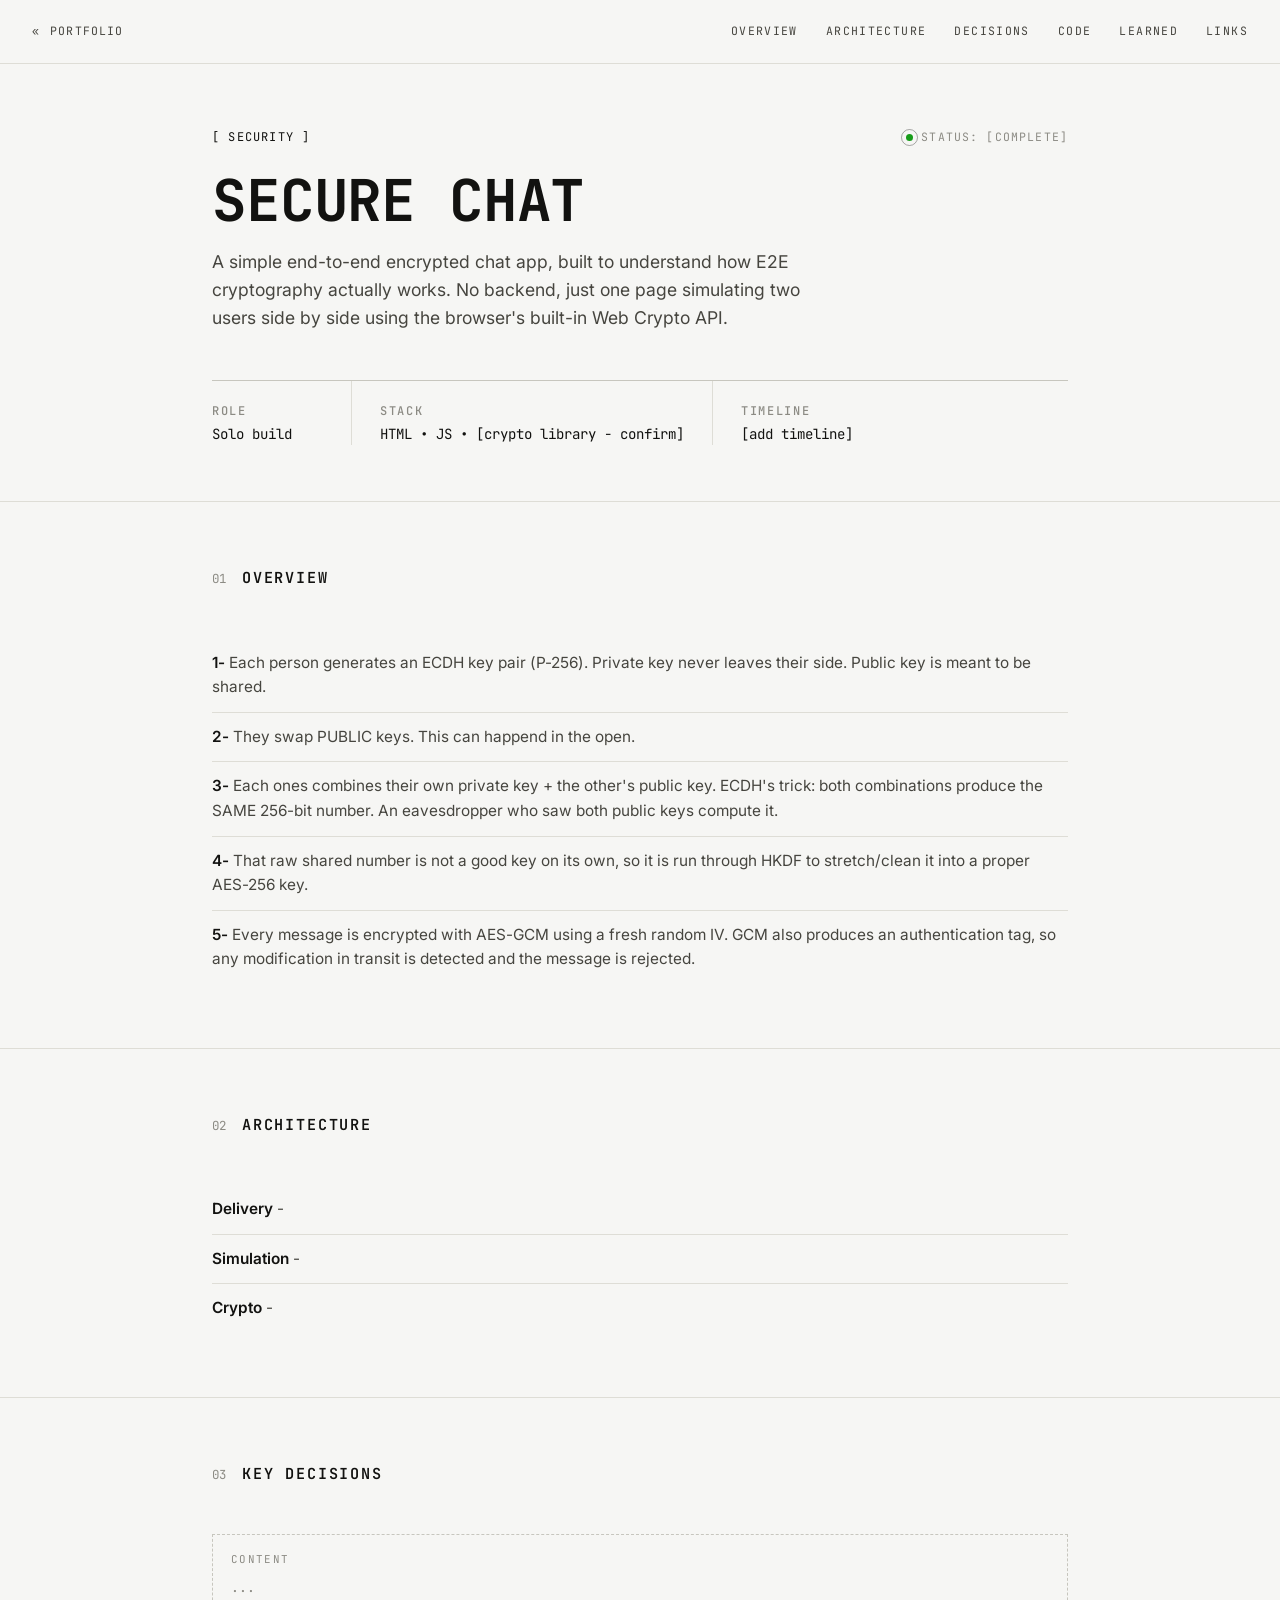
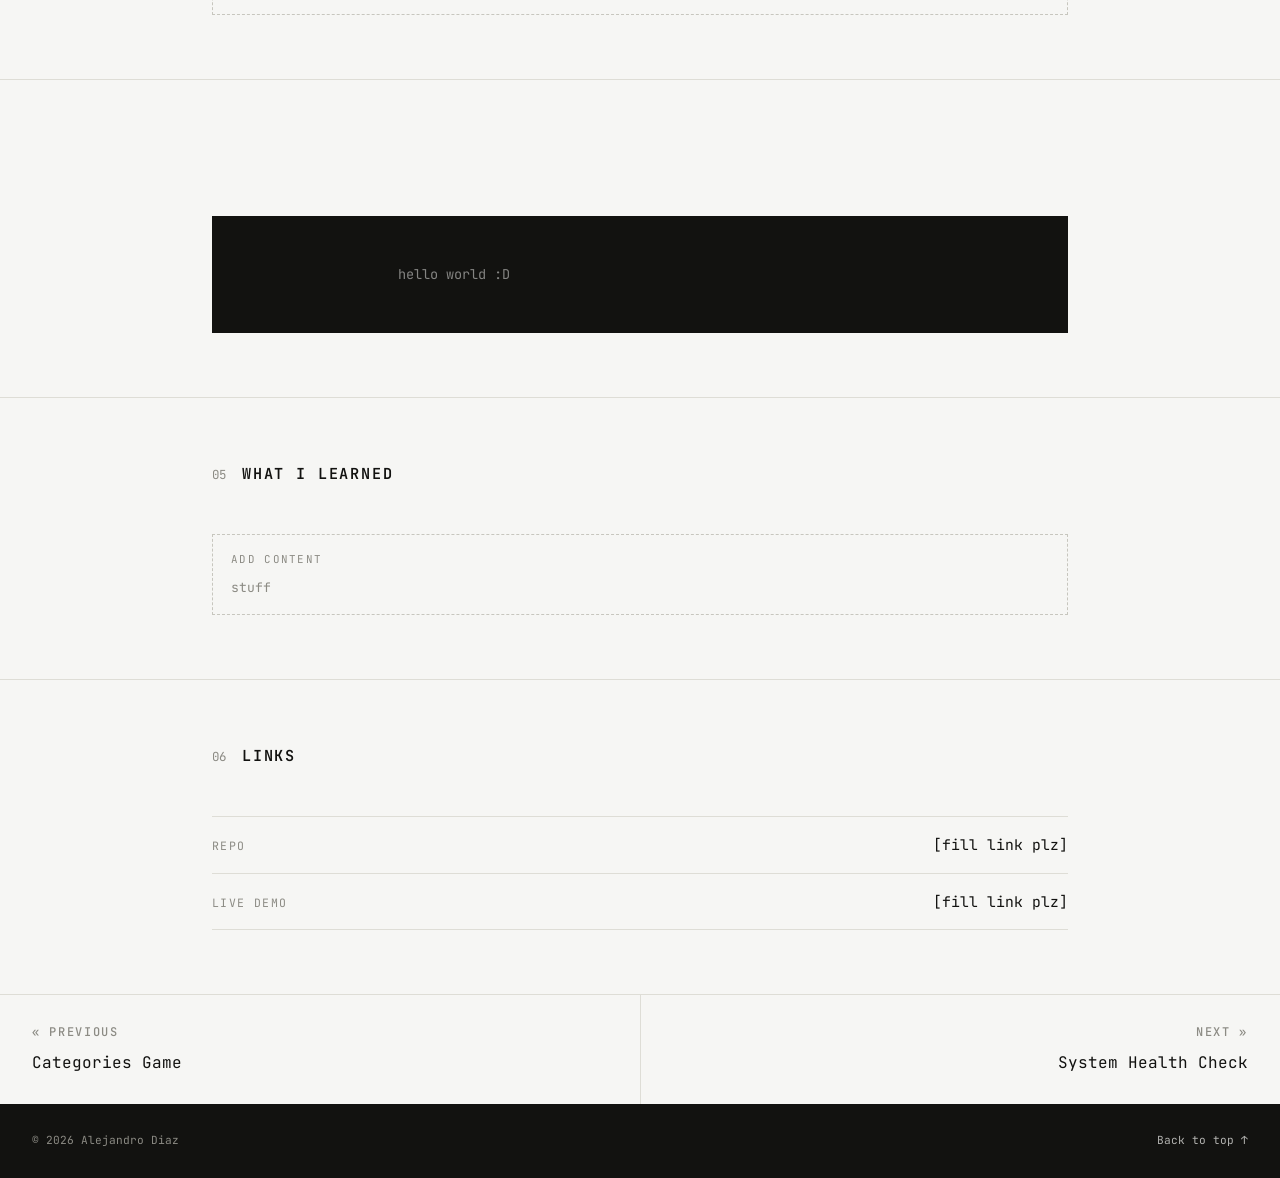
<file: technical-pages/secure-chat.html>
<!DOCTYPE html>
<html lang="en">
<head>
    <meta charset="UTF-8">
    <meta name="viewport" content="width=device-width, initial-scale=1.0">
    <title>Secure Chat</title>
    <meta name="description" content="IT / Software portfolio - cloud infrastructure, networking, and automation projects.">    

    <link rel="preconnect" href="https://fonts.googleapis.com">
    <link rel="preconnect" href="https://fonts.gstatic.com" crossorigin>
    <link href="https://fonts.googleapis.com/css2?family=Inter:wght@400;500;600;700&family=JetBrains+Mono:wght@400;500;600;700&display=swap" rel="stylesheet">

    <link rel="stylesheet" type="text/css" href="../index.css">
    
    <script type="text/javascript" src="../index.js" defer></script>

</head>

<body>
    
    <nav class="nav">

        <a class="nav-back" href="../index.html#projects"><span class="arrow">&#171;</span> Portfolio</a>

        <div class="nav-links">

            <a href="#overview">Overview</a>
            <a href="#architecture">Architecture</a>
            <a href="#decisions">Decisions</a>
            <a href="#code">Code</a>
            <a href="#learned">Learned</a>
            <a href="#links">Links</a>

        </div>

    </nav>

    <header class="detail-hero" id="top">

        <div class="wrap">

            <div class="hero-top-row reveal">
                <span class="tag-pill">[ Security ]</span>
                <span class="status-pill"><span class="dot"></span> Status: [Complete]</span>
            </div>

            <h1 class="reveal">Secure Chat</h1>

            <p class="dek reveal">A simple end-to-end encrypted chat app, built to understand how E2E cryptography 
                actually works. No backend, just one page simulating two users side by side using the browser's built-in Web Crypto API.
            </p>
            
            <div class="readout reveal">

                <div class="readout-item">
                    <span class="eyebrow">Role</span>
                    <div class="value" >Solo build</div>
                </div>

                <div class="readout-item">
                    <span class="eyebrow">Stack</span>
                    <div class="value">HTML • JS • [crypto library - confirm]</div>
                </div>

                <div class="readout-item">
                    <span class="eyebrow">Timeline</span>
                    <div class="value"> [add timeline]</div>
                </div>

            </div>

        </div>

    </header>
    
    <main>

        <section class="detail-section" id="overview">

            <div class="wrap">

                <div class="section-head reveal"><span class="section-num">01</span><h2>Overview</h2></div>
                
                <ul class="spec-list reveal">
                    <li><strong>1-</strong> Each person generates an ECDH key pair (P-256). Private key never leaves their side. Public key is meant to be shared.</li>
                    <li><strong>2-</strong> They swap PUBLIC keys. This can happend in the open.</li>
                    <li><strong>3-</strong> Each ones combines their own private key + the other's public key. ECDH's trick: both combinations produce the SAME 256-bit number. An eavesdropper who saw both public keys compute it.</li>
                    <li><strong>4-</strong> That raw shared number is not a good key on its own, so it is run through HKDF to stretch/clean it into a proper AES-256 key.</li>
                    <li><strong>5-</strong> Every message is encrypted with AES-GCM using a fresh random IV. GCM also produces an authentication tag, so any modification in transit is detected and the message is rejected.</li>
                </ul>

            </div>

        </section>

        <section class="detail-section" id="architecture">

            <div class="wrap">

                <div class="section-head reveal"><span class="section-num">02</span><h2>Architecture</h2></div>
                
                <ul class="spec-list reveal">
                    <li><strong>Delivery</strong> - </li>
                    <li><strong>Simulation</strong> - </li>
                    <li><strong>Crypto</strong> - </li>
                </ul>

            </div>

        </section>

        <section class="detail-section" id="decisions">
            
            <div class="wrap">
            
                <div class="section-head reveal"><span class="section-num">03</span><h2>Key Decisions</h2></div>
                
                <div class="note-box reveal">
                    <span class="note-label"> content</span>
                    ...
                </div>
           
            </div>

        </section>

        <section class="detail-section" id="code">
            
            <div class="wrap">
            
                <div class="section-head reveal"><span class="section-num">04</span><h2>Code</h2></div>

                <div class="code-block reveal">
                    <span class="comment">hello world :D</span>
                </div>
           
            </div>

        </section>

        <section class="detail-section" id="learned">
            
            <div class="wrap">
            
                <div class="section-head reveal"><span class="section-num">05</span><h2>What I learned</h2></div>
                
                <div class="note-box reveal">
                    <span class="note-label">Add content</span>
                    stuff
                </div>
           
            </div>

        </section>

        <section class="detail-section" id="links">
            
            <div class="wrap">
            
                <div class="section-head reveal"><span class="section-num">06</span><h2>Links</h2></div>

                <ul class="links-list reveal">

                    <li class="link-row"><span class="label">Repo</span><span class="value">[fill link plz]</span></li>

                    <li class="link-row"><span class="label">Live Demo</span><span class="value">[fill link plz]</span></li>

                </ul>
           
            </div>

        </section>

    </main>

    <div class="project-switcher">

        <a class="switcher-link prev" href="categories-games.html">
            <span class="eyebrow">&#171; Previous</span>
            <span class="name">Categories Game</span>
        </a>
        
        <a class="switcher-link next" href="health-check-script.html">
            <span class="eyebrow">Next &#187;</span>
            <span class="name">System Health Check</span>
        </a>

    </div>

    <footer>
        <span>© 2026 Alejandro Diaz</span>
        <a href="#top">Back to top ↑</a>
    </footer>

</body>
</file>
<file: index.css>
/* =============================== */
/* =      Custom Properties      = */
/* =============================== */

:root{

    --paper: #F6F6F4;
    --ink: #121210;
    --graphite: #46453F;
    --ash: #8C8B84;
    --hairline: #DEDDD6;
    --hairline-strong: #C7C6BE;
    --hover-tint: #EEEEEA;

    --font-mono: "JetBrains Mono", ui-monospace, monospace;
    --font-sans: "Inter", -apple-system, sans-serif;

    --max-width: 920px;
    --nav-height: 64px;
}

/* =================== */
/* =      Reset      = */
/* =================== */

/* Box sizing rules */
*,
*::before,
*::after {
  box-sizing: border-box;
}

/* Remove default margin */
* {
  margin: 0;
  padding: 0;
  /* font: inherit; */
}

html { scroll-behavior: smooth; }

/* Remove list styles on ul, ol elements with a list role */
ul[role="list"],
ol[role="list"]{
  list-style: none;
}



/* Set core body defaults */
body {
  text-rendering: optimizeSpeed;
  line-height: 1.5;
  display: grid;
  grid-template-rows: min-content 1fr;
  /* font-family: var(--ff-primary); */
}

/* A elements that don't have a class get default styles */
a:not([class]) {
  text-decoration-skip-ink: auto;
}

a {
  color: inherit;
  text-decoration: none;
}

a:focus-visible,
button:focus-visible{
    
    outline: 2px solid var(--ink);
    outline-offset: 3px;

}

/* Make images easier to work with */
img,
picture,
svg {
  max-width: 100%;
  display: block;
}



/* Remove all animations, transitions and smooth scroll for people that prefer not to see them */
@media (prefers-reduced-motion: reduce) {
  html:focus-within {
    scroll-behavior: auto;
  }

  *,
  *::before,
  *::after {
    animation-duration: 0.001ms !important;
    animation-iteration-count: 1 !important;
    transition-duration: 0.001ms !important;
    scroll-behavior: auto !important;
  }
}

/* ======================= */
/* =      Utilities      = */
/* ======================= */

.b{
  border: red 2px solid;
}


/* ======================== */
/* =      UI Styling      = */
/* ======================== */

/* ========= Body ======== */

body{
    background: var(--paper);
    color: var(--ink);
    font-family: var(--font-sans);
    font-size: 16px;
    line-height: 1.6;

    -webkit-font-smoothing: antialiased;
}

html{
  scroll-padding-top: 88px;
}

/* ========= Layout ========= */
.wrap{
  max-width: var(--max-width);
  margin: 0 auto;
  padding: 0 32px;
  
}

.eyebrow{
  font-family: var(--font-mono);
  font-size: 0.75rem;
  font-weight: 500;
  letter-spacing: 0.14em;
  text-transform: uppercase;
  color: var(--ash);
}

/* ========= Reveal on scroll ========= */

.reveal{
  opacity: 0;
  transform: translateY(14px);
  transition: opacity 0.6s ease, transform 0.6s ease;
}

.reveal.is-visible{
  opacity: 1;
  transform: translateY(0);
}

/* ========= NAV ========= */

.nav{
  position: fixed;
  top: 0; left: 0; right: 0;
  height: var(--nav-height);
  display: flex;
  align-items: center;
  justify-content: space-between;
  padding: 0 32px;
  background: rgba(246, 246, 244, 0.86);
  backdrop-filter: blur(8px);
  border-bottom: 1px solid var(--hairline);
  z-index: 100;
}

.nav-status{
  display: flex;
  align-items: center;
  gap: 8px;
  font-family: var(--font-mono);
  font-size: 0.72rem;
  letter-spacing: 0.12em;
  text-transform: uppercase;
  color: var(--graphite);
}

.dot{
  width: 7px; height: 7px;
  border-radius: 50%;
  background: rgb(23, 156, 25);
  position: relative;
  flex-shrink: 0;
}

.dot::after{
  content: "";
  position: absolute;
  inset: -5px;
  border-radius: 50%;
  border: 1px solid var(--ink);
  opacity: 0.35;
  animation: pulse 2.6s ease-out infinite;
}

@keyframes pulse{
  0% { transform: scale(0.6); opacity: 0.45; }
  100% { transform: scale(1.9); opacity: 0; }
}

.nav-links{
  display: flex;
  gap: 28px;
  font-family: var(--font-mono);
  font-size: 0.72rem;
  letter-spacing: 0.12em;
  text-transform: uppercase;
}

.nav-links a{
  color: var(--graphite);
  padding: 4px 0;
  border-bottom: 1px solid transparent;
  transition: color 0.2s ease, border-color 0.2s ease;
}

.nav-links a:hover{
  color: var(--ink);
  border-color: var(--ink);
}

@media (max-width: 640px){
  .nav-status span.nav-status-label { display: none; }
  .nav-links { gap: 16px }
}

/* ========= HERO ========= */

.hero{
  position: relative;
  min-height: 100svh;
  display: flex;
  flex-direction: column;
  justify-content: center;
  padding-top: var(--nav-height);
  overflow: hidden;
}

.hero-grid{
  position: absolute;
  inset: 0;
  background-image: 
    repeating-linear-gradient(0deg, var(--hairline) 0 1px, transparent 1px 48px),
    repeating-linear-gradient(90deg, var(--hairline) 0 1px, transparent 1px 48px);
  -webkit-mask-image: radial-gradient(ellipse 60% 55% at 50% 45%, black 0%, transparent 72%);
          mask-image: radial-gradient(ellipse 60% 55% at 50% 45%, black 0%, transparent 72%);
  opacity: 0.9;
  pointer-events: none;
}

.hero-inner{
  position: relative;
  z-index: 1;
}

.hero-badge{
  display: inline-flex;
  align-items: center;
  gap: 8px;
  font-family: var(--font-mono);
  font-size: 0.75rem;
  letter-spacing: 0.14em;
  text-transform: uppercase;
  color: var(--graphite);
  margin-bottom: 28px;
}

.hero h1{
  font-family: var(--font-mono);
  font-weight: 700;
  font-size: clamp(2.6rem, 8.4vw, 6.4rem);
  line-height: 0.96;
  letter-spacing: -0.02em;
  text-transform: uppercase;
}

.hero-role{
  font-family: var(--font-sans);
  font-size: clamp(1.05rem, 2vw, 1.3rem);
  color: var(--graphite);
  margin-top: 18px;
  max-width: 540px;
}

.readout{
  display: flex;
  flex-wrap: wrap;
  margin-top: 48px;
  border-top: 1px solid var(--hairline-strong);
}

.readout-item{
  padding: 16px 28px 0 0;
  margin-right: 28px;
  border-right: 1px solid var(--hairline);
  min-width: 140px;
}

.readout-item:last-child { border-right: none; margin-right: 0; }
.readout-item .eyebrow { margin-bottom: 6px; }
.readout-item .value{
  font-family: var(--font-mono);
  font-size: 0.88rem;
  color: var(--ink);
}

@media (max-width: 640px){
  .readout { flex-direction: column; }
  .readout-item{
    border-right: none;
    border-bottom: 1px solid var(--hairline);
    padding: 14px 0;
    margin-right: 0;
    width: 100%;
  }
}

.scroll-cue{
  position: absolute;
  left: 32px; bottom: 28px;
  display: flex;
  align-items: center;
  gap: 8px;
  font-family: var(--font-mono);
  font-size: 0.68rem;
  letter-spacing: 0.16em;
  text-transform: uppercase;
  color: var(--ash);
}

.scroll-cue .line{
  width: 26px; height: 1px;
  background: var(--ash);
  animation: cue 2.4s ease-in-out infinite;
  transform-origin: left;
}

@keyframes cue{
  0%, 100% { transform: scaleX(1); }
  50% { transform: scaleX(0.35); }
}

@media (max-width: 640px) { .scroll-cue { display: none; } }


/* ========= SECTION TAGS ========= */

section { padding: 96px 0;}

.section-head{
  display: flex;
  align-items: baseline;
  justify-content: space-between;
  margin-bottom: 44px;
  border-bottom: 1px solid var(--hairline);
  padding-bottom: 20px;
}

.section-head h2{
  font-family: var(--font-mono);
  font-weight: 600;
  font-size: 1.05rem;
  letter-spacing: 0.1em;
  text-transform: uppercase;
}

.section-count{
  font-family: var(--font-mono);
  font-size: 0.78rem;
  color: var(--ash)
}

/* ========= PROJECT SECTION ========= */

.project{
  display: grid;
  grid-template-columns: 150px 1fr;
  gap: 28px;
  padding: 32px 0;
  border-bottom: 1px solid var(--hairline);
  transition: background 0.25s ease;
}

.project:last-child { border-bottom: none; }
/* .project:last-child { border-bottom: 1px solid var(--hairline); } */
/* #projects > .project:first-of-type { border-top: none;} */

.project:hover { background: var(--hover-tint); }
.project-meta {
  font-family: var(--font-mono);
  font-size: 0.72rem;
  letter-spacing: 0.08em;
  text-transform: uppercase;
  color: var(--ash);
}

.project-meta .tag{
  display: inline-block;
  color: var(--ink);
  margin-bottom: 10px;
}

.project-meta .status { color: var(--ash); }
.project-body { position: relative; padding-right: 28px; }
.project-body h3{
  font-family: var(--font-sans);
  font-weight: 600;
  font-size: 1.15rem;
  margin-bottom: 10px;
}

.project-body p{
  color: var(--graphite);
  max-width: 62ch;
  margin-bottom: 14px;
}

.project-stack{
  font-family:  var(--font-mono);
  font-size: 0.78rem;
  color: var(--ash);
}

.project-stack span { color: var(--graphite) }
.project-arrow{
  position: absolute;
  right: 0; top: 0;
  font-family: var(--font-mono);
  color: var(--ink);
  opacity: 0;
  transform: translateX(-6px);
  transition: opacity 0.25s ease, transform 0.25s ease;
}

.project:hover .project-arrow { opacity: 1; transform: translateX(0); }

@media (max-width: 680px){
  .project { grid-template-columns: 1fr; gap: 10px;}
  .project-body { padding-right: 0; }
}

/* ========= SKILLS SECTION ========= */


.skills-grid{
  display: grid;
  grid-template-columns: repeat(4, 1fr);
  align-items: start;
  gap: 32px;
  
}

.skill-group{
  /* padding-bottom: 28px; */
  padding: 28px;
}

/* .skill-group .eyebrow { display: block; min-height: 4em; } */
/* .skill-group .eyebrow { margin-bottom: 16px;  display: block; } */
.skill-group .eyebrow { margin-bottom: 16px;  display: block; min-height: 3.5em; }
/* .skill-group .eyebrow { display: block; min-height: 3.5em; } */

.skill-group ul li{
  font-size: 0.94rem;
  color: var(--graphite);
  padding: 9px 0;
  border-top: 1px solid var(--hairline);
}
/* .skill-group ul {
  padding: 0;
  margin: 0;
} */

.skill-group ul li:first-child { border-top: none; }

@media (max-width: 860px){
  .skills-grid { grid-template-columns: repeat(2, 1fr); }
}

@media (max-width: 480px){
  .skills-grid { grid-template-columns: 1fr; }
}

/* ========= ABOUT SECTION ========= */

.about-grid{
  display: grid;
  grid-template-columns: 150px, 1fr;
  gap: 28px;
  /* padding: 32px 0; */
}

.about-grid p { color: var(--graphite); max-width: 62ch; margin-bottom: 14px; }
.about-grid p:last-child { margin-bottom: 48px; }

@media (max-width: 680px) { .about-grid { grid-template-columns: 1fr; gap: 12; } }

/* ========= CONTACT SECTION ========= */

.contact{
  background: var(--ink);
  color: var(--paper);
  padding: 96px 0;
}

.contact .section-head{
  border-bottom: 1px solid rgba(246, 246, 244, 0.18);
}

.contact .section-head h2 { color: var(--paper); }
.contact .section-count { color: rgba(246, 246, 244, 0.5); }
.contact-intro{
  color: rgba(246, 246, 244, 0.72);
  max-width: 52ch;
  margin-bottom: 40px;
}

.contact-links { border-top: 1px solid rgba(246, 246, 244, 0.18); }
.contact-link{
  display: flex;
  align-items: baseline;
  justify-content: space-between;
  padding: 18px 0;
  border-bottom: 1px solid rgba(246, 246, 244, 0.18);
  font-family: var(--font-mono);
}

.contact-link .label{
  font-size: 0.72rem;
  letter-spacing: 0.14em;
  text-transform: uppercase;
  color: rgba(246, 246, 244, 0.5);
}

.contact-link .value,
.resume-actions a{
  font-size: 0.95rem;
  transition: opacity 0.2s ease;
}

.contact-link:hover .value,
.resume-actions a:hover { 
  opacity: 0.6; 
}

.resume-actions{
  display: flex;
  gap: 30px;
}



/* ========= FOOTER SECTION ========= */

footer{
  padding: 28px 32px;
  display: flex;
  align-items: center;
  justify-content: space-between;
  font-family: var(--font-mono);
  font-size: 0.7rem;
  letter-spacing: 0,06em;
  color: var(--ash);
  background: var(--ink);
}

footer a,
footer.site-footer a { color: rgba(246, 246, 244, 0.7);}

footer a:hover,
footer.site-footer  a:hover { color: var(--paper); }


/* ================================= */
/* =      Technical Pages CSS      = */
/* ================================= */

.nav-back{
  display: flex;
  align-items: center;
  gap: 10px;
  font-family: var(--font-mono);
  font-size: 0.72rem;
  letter-spacing: 0.1em;
  text-transform: uppercase;
  color: var(--graphite);
  transition: color 0.2s ease;
}

@media (max-width: 640px){
  .nav-links { display: none; }
}

.detail-hero{
  padding: calc(var(--nav-height) + 64px) 0 56px; 
  border-bottom: 1px solid var(--hairline);
}

.hero-top-row{ 
  display: flex; 
  align-items: center; 
  justify-content: space-between;
  margin-bottom: 24px;
}

.tag-pill{
  font-family: var(--font-mono); 
  font-size: 0.75rem; 
  letter-spacing: 0.1em; 
  text-transform: uppercase;
  color: var(--ink);
}

.status-pill{ 
  display: flex; 
  align-items: center;
  gap: 8px;
  font-family: var(--font-mono); 
  font-size: 0.72rem; 
  letter-spacing: 0.1em; 
  text-transform: uppercase;
  color: var(--ash);
}

.detail-hero h1{

  font-family: var(--font-mono); 
  font-weight: 700;
  font-size: clamp(2rem, 6vw, 3.6rem);
  line-height: 1.02;
  letter-spacing: -0.02em; 
  text-transform: uppercase;
  margin-bottom: 18px;
}

.dek{
  font-family: var(--font-sans); 
  font-size: 1.1rem; 
  color: var(--graphite);
  max-width: 55ch;
}


/* section shell */

.detail-section{ 
  padding: 64px 0; 
  border-bottom: 1px solid var(--hairline); 
} 

.detail-section:last-of-type { border-bottom: none; } 

.detail-section .section-head{ 
  
  justify-content: flex-start;
  gap: 16px; 
  margin-bottom: 28px;
  border-bottom: none;
}

.detail-section .section-head h2{

  font-size: 0.95rem; 
  letter-spacing: 0.12em; 
 
}




.section-num{ 
  font-family: var(--font-mono); 
  font-size: 0.78rem; 
  color: var(--ash); 
}

.detail-section p{ 
  color: var(--graphite); 
  max-width: 68ch; 
  margin-bottom: 14px; 
} 

.detail-section p:last-child{ margin-bottom: 0; }

.spec-list li{ 
  font-size: 0.96rem; 
  color: var(--graphite);
  padding: 12px 0; 
  border-top: 1px solid var(--hairline);
  list-style: none;
}

.spec-list li:first-child { border-top: none; }

.spec-list li strong { color: var(--ink); font-weight: 600; }

.note-box {
  border: 1px dashed var(--hairline-strong);
  padding: 16px 18px; 
  margin-top: 16px; 
  color: var(--ash);
  font-family: var(--font-mono); 
  font-size: 0.82rem; 
  line-height: 1.6;
}

.note-box .note-label{
  display: block; 
  font-size: 0.68rem; 
  letter-spacing: 0.12em; 
  text-transform: uppercase;
  color: var(--ash); 
  margin-bottom: 8px;
}

/* code block */
.code-block{
  background: var(--ink); 
  color: var(--paper);
  font-family: var(--font-mono); 
  font-size: 0.85rem; 
  line-height: 1.7; 
  padding: 24px 26px; 
  overflow-x: auto; 
  white-space: pre;
}
.code-block .comment { color: rgba(246, 246, 244, 0.5); }

.links-list { border-top: 1px solid var(--hairline); } 

.link-row{ 
  display: flex;
  align-items: baseline; 
  justify-content: space-between;
  padding: 16px 0;
  border-bottom: 1px solid var(--hairline); 
  font-family: var(--font-mono);
}

.link-row .label{
  font-size: 0.72rem; 
  letter-spacing: 0.12em; 
  text-transform: uppercase; 
  color: var(--ash); 
}

.link-row .value{ 
  font-size: 0.92rem; 
  transition: opacity 0.2s ease; 
} 

.link-row.is-link:hover .value {opacity: 0.55; }

/* Prev/Next Bottons */

.project-switcher{ 
  display: flex;
  border-top: 1px solid var(--hairline);
}

.switcher-link{
  flex: 1;
  padding: 28px 32px;
  font-family: var(--font-mono);
}

.switcher-link:first-child { border-right: 1px solid var(--hairline); }

.switcher-link .eyebrow{ 
  display: block; 
  margin-bottom: 8px; 
}

.switcher-link .name{
  font-size: 1rem; 
  color: var(--ink); 
  transition: opacity 0.2s ease; 
} 

.switcher-link:hover .name { opacity: 0.6; } 

.switcher-link.next { text-align: right; }

@media (max-width: 640px){
  .project-switcher { flex-direction: column; }
  .switcher-link:first-child{
    border-right: none;
    border-bottom: 1px solid var(--hairline);
  }
}
</file>
